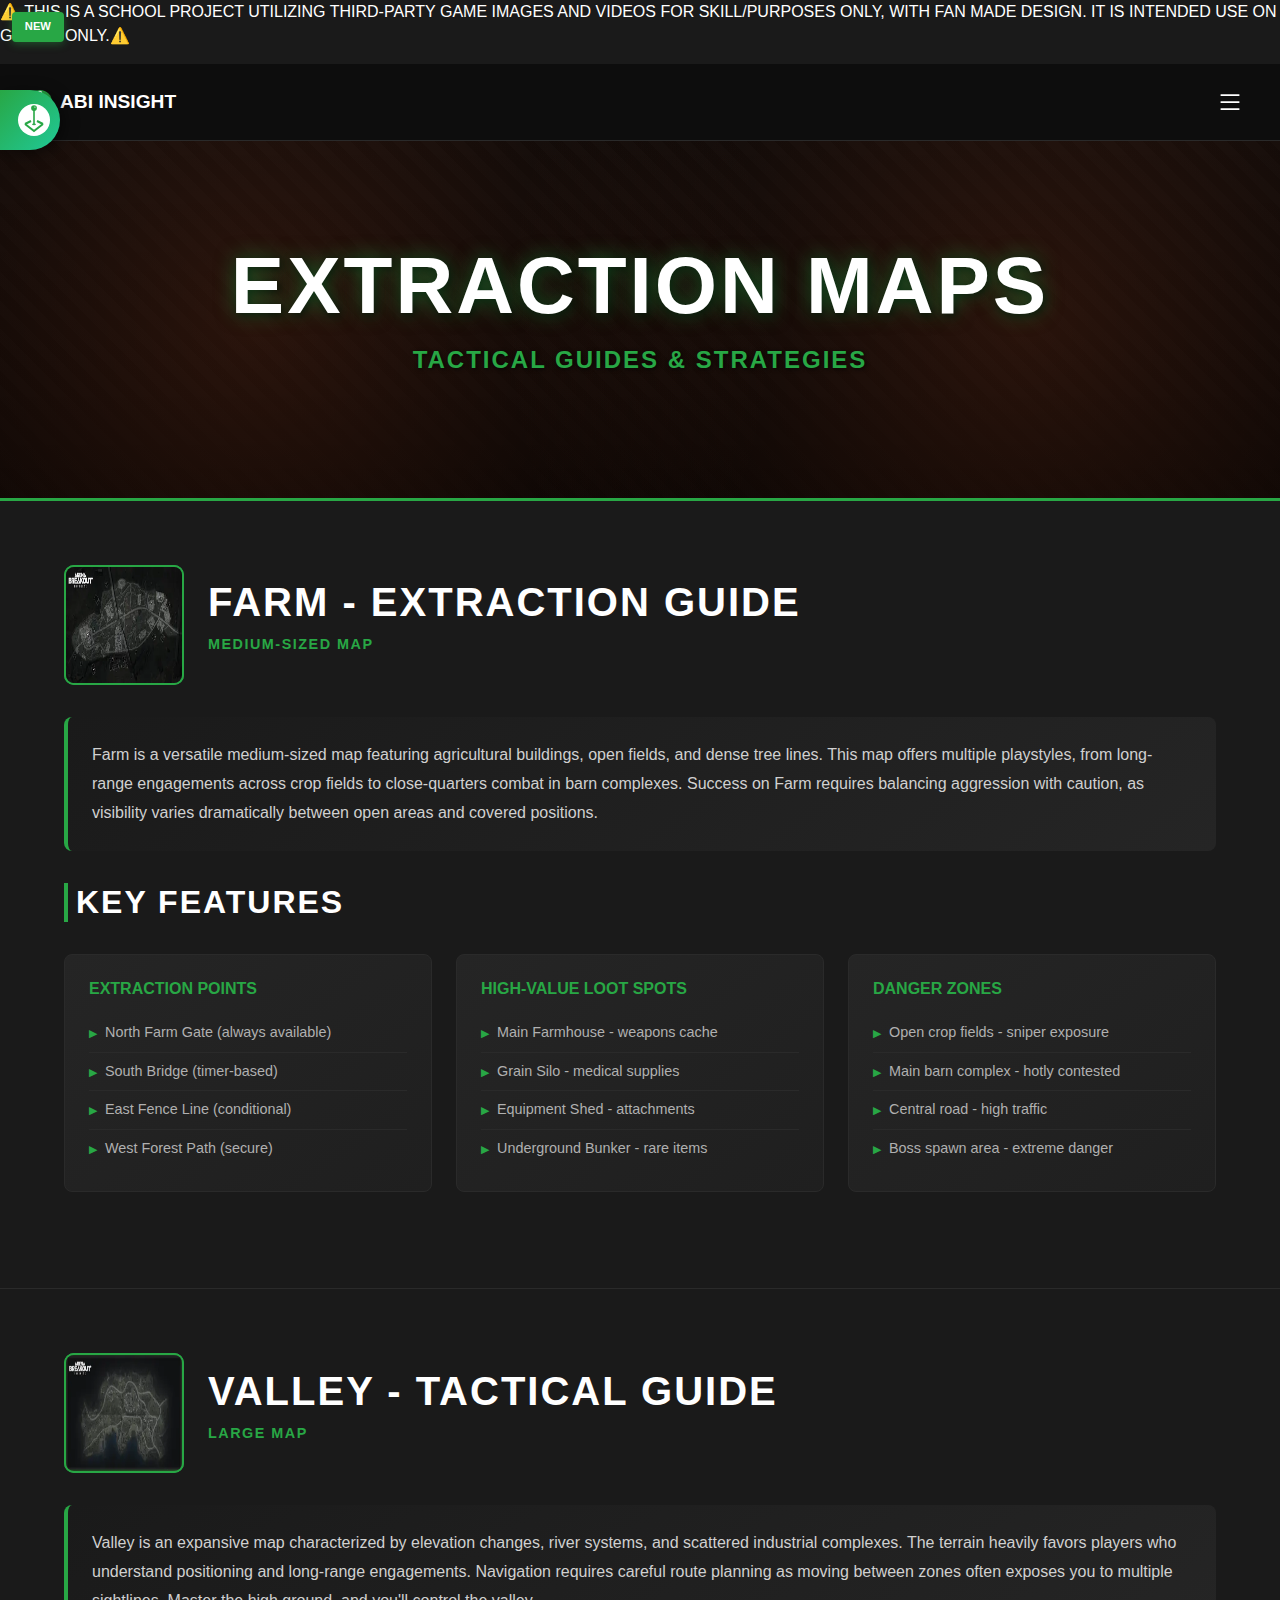
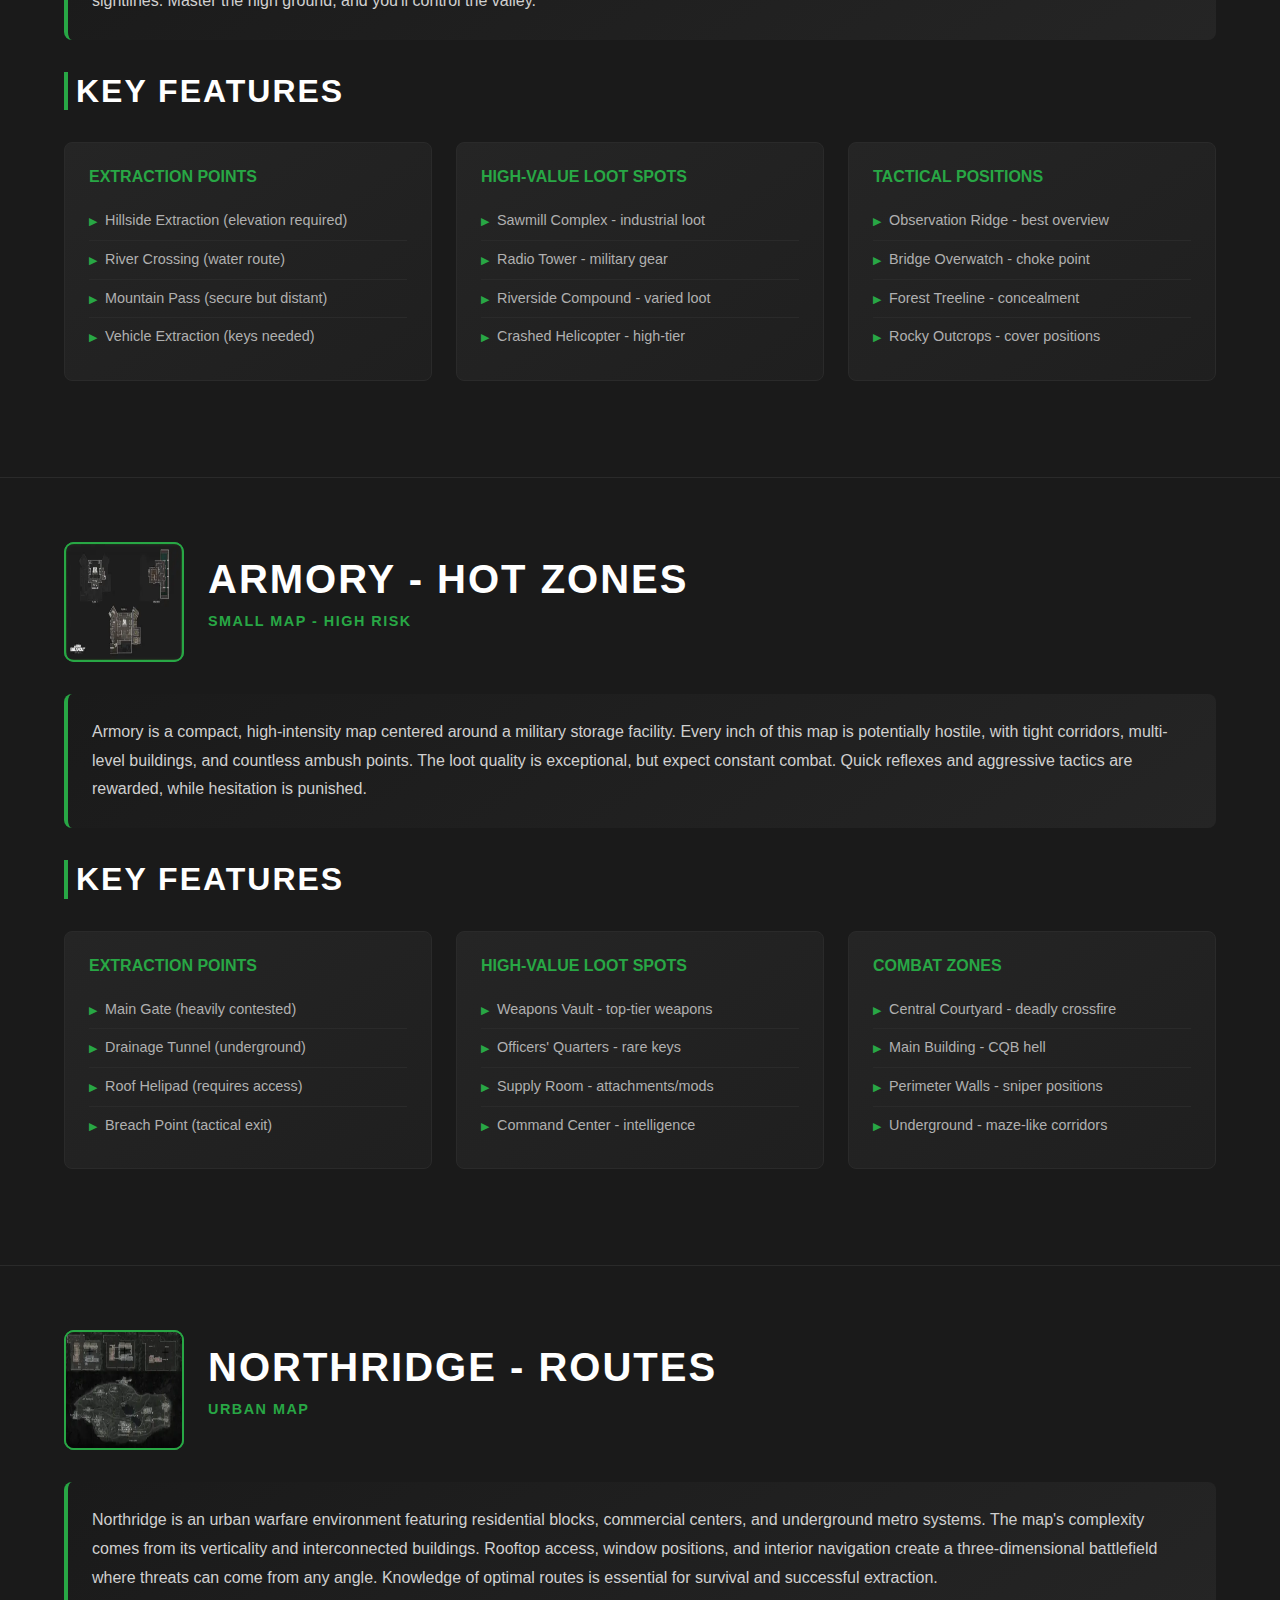
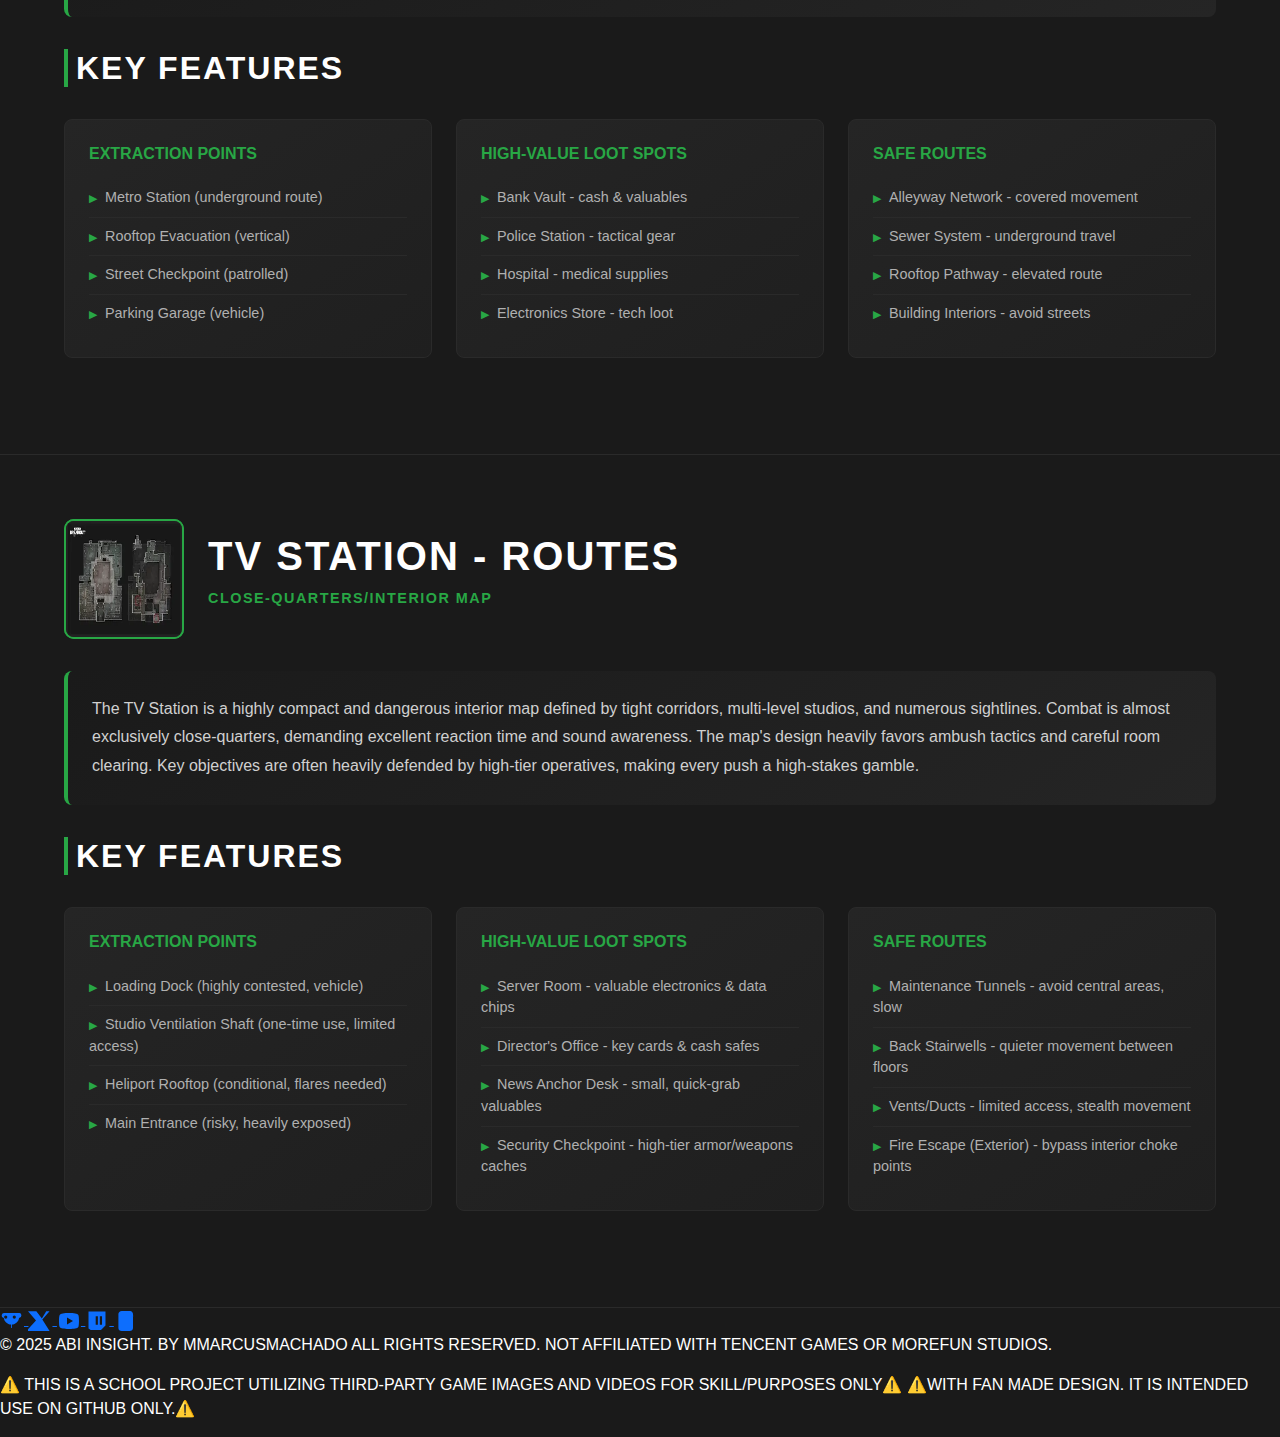
<file: abi-insight-final/extraction-maps.html>
<!DOCTYPE html>
<html lang="en">
<head>
    <meta charset="UTF-8">
    <meta name="viewport" content="width=device-width, initial-scale=1.0">
    <title>Extraction Maps - ABI Insight</title>
    
    <!-- ✅ FAVICON - Arcade Joystick Icon (Data URI - Inline SVG) -->
    <link rel="icon" type="image/svg+xml" href="data:image/svg+xml,%3Csvg%20xmlns='http://www.w3.org/2000/svg'%20viewBox='0%200%2032%2032'%20fill='none'%3E%3Ccircle%20cx='16'%20cy='16'%20r='16'%20fill='%2328a745'/%3E%3Cpath%20d='M7%2020%20L16%2027%20L25%2020'%20fill='none'%20stroke='white'%20stroke-width='2'%20stroke-linejoin='miter'/%3E%3Cpath%20d='M7%2020%20L13%2017'%20fill='none'%20stroke='white'%20stroke-width='2'%20stroke-linejoin='miter'/%3E%3Cpath%20d='M25%2020%20L19%2017'%20fill='none'%20stroke='white'%20stroke-width='2'%20stroke-linejoin='miter'/%3E%3Cellipse%20cx='16'%20cy='20.35'%20rx='2'%20ry='0.9'%20fill='white'%20opacity='0.95'/%3E%3Crect%20x='15.2'%20y='4'%20width='1.6'%20height='16.35'%20fill='white'/%3E%3Ccircle%20cx='16'%20cy='4'%20r='2.875'%20fill='white'/%3E%3Ccircle%20cx='16.9'%20cy='3.2'%20r='0.9'%20fill='rgba(255,255,255,0.5)'/%3E%3C/svg%3E">
    
    <link href="https://cdn.jsdelivr.net/npm/bootstrap@5.3.0/dist/css/bootstrap.min.css" rel="stylesheet">
    <link rel="stylesheet" href="assets/styles/style.css">
    <style>
        .map-detail-section {
            padding: 3rem 1rem;
            border-bottom: 1px solid #2a2a2a;
        }

        .map-header {
            display: flex;
            align-items: center;
            gap: 1.5rem;
            margin-bottom: 2rem;
            flex-wrap: wrap;
        }

        .map-icon {
            width: 120px;
            height: 120px;
            background: linear-gradient(135deg, #1a3a1a 0%, #2a4a2a 100%);
            border-radius: 10px;
            display: flex;
            align-items: center;
            justify-content: center;
            font-size: 4rem;
            border: 2px solid #28a745;
        }

        .map-title-block h2 {
            font-size: 2rem;
            font-weight: 800;
            margin-bottom: 0.5rem;
            color: #ffffff;
            text-transform: uppercase;
            letter-spacing: 2px;
        }

        .map-category {
            color: #28a745;
            font-size: 0.9rem;
            text-transform: uppercase;
            letter-spacing: 1.5px;
            font-weight: 600;
        }

        .map-description {
            background: linear-gradient(145deg, #1a1a1a 0%, #252525 100%);
            padding: 1.5rem;
            border-radius: 8px;
            border-left: 4px solid #28a745;
            margin: 1.5rem 0;
        }

        .map-description p {
            color: #d0d0d0;
            line-height: 1.8;
            margin: 0;
        }

        .features-grid {
            display: grid;
            grid-template-columns: repeat(auto-fit, minmax(280px, 1fr));
            gap: 1.5rem;
            margin: 2rem 0;
        }

        .feature-card {
            background: linear-gradient(145deg, #252525 0%, #1f1f1f 100%);
            padding: 1.5rem;
            border-radius: 8px;
            border: 1px solid #2a2a2a;
            transition: all 0.3s ease;
        }

        .feature-card:hover {
            border-color: #28a745;
            box-shadow: 0 4px 15px rgba(40, 167, 69, 0.2);
        }

        .feature-card h4 {
            color: #28a745;
            font-size: 1rem;
            text-transform: uppercase;
            margin-bottom: 1rem;
            font-weight: 700;
        }

        .feature-card ul {
            list-style: none;
            padding: 0;
            margin: 0;
        }

        .feature-card li {
            padding: 0.5rem 0;
            color: #b0b0b0;
            font-size: 0.9rem;
            border-bottom: 1px solid #2a2a2a;
        }

        .feature-card li:last-child {
            border-bottom: none;
        }

        .feature-card li::before {
            content: "▶";
            color: #28a745;
            margin-right: 0.5rem;
            font-size: 0.7rem;
        }

        @media (min-width: 768px) {
            .map-detail-section {
                padding: 3rem 2rem;
            }

            .map-title-block h2 {
                font-size: 2.5rem;
            }
        }

        @media (min-width: 1024px) {
            .map-detail-section {
                padding: 4rem;
            }
        }
    </style>
</head>
<body>
    <div class="top-disclaimer-banner">
        <p>
            <span class="warning-icon">⚠️</span> 
            THIS IS A SCHOOL PROJECT UTILIZING THIRD-PARTY GAME IMAGES AND VIDEOS FOR SKILL/PURPOSES ONLY, WITH FAN MADE DESIGN. IT IS INTENDED USE ON GITHUB ONLY.<span class="warning-icon">⚠️</span>
        </p>
    </div>
    <!-- Hidden checkbox for CSS-only menu toggle -->
    <input type="checkbox" id="menu-toggle" class="menu-checkbox">

    <!-- Navigation -->
    <nav class="navbar navbar-dark">
        <div class="container-fluid">
            <a class="navbar-brand" href="index.html">
                <!-- ✅ ARCADE JOYSTICK ICON - Inline SVG -->
                <span class="brand-icon">
                    <svg width="24" height="24" viewBox="0 0 32 32" fill="none" xmlns="http://www.w3.org/2000/svg">
                        <!-- Green circular background -->
                        <circle cx="16" cy="16" r="16" fill="#28a745"/>
                        <!-- Diamond base with open top -->
                        <path d="M7 20 L16 27 L25 20" fill="none" stroke="white" stroke-width="2" stroke-linejoin="miter"/>
                        <path d="M7 20 L13 17" fill="none" stroke="white" stroke-width="2" stroke-linejoin="miter"/>
                        <path d="M25 20 L19 17" fill="none" stroke="white" stroke-width="2" stroke-linejoin="miter"/>
                        <!-- Base connector -->
                        <ellipse cx="16" cy="20.35" rx="2" ry="0.9" fill="white" opacity="0.95"/>
                        <!-- Pin -->
                        <rect x="15.2" y="4" width="1.6" height="16.35" fill="white"/>
                        <!-- Ball on top -->
                        <circle cx="16" cy="4" r="2.875" fill="white"/>
                        <!-- Highlight on ball -->
                        <circle cx="16.9" cy="3.2" r="0.9" fill="rgba(255,255,255,0.5)"/>
                    </svg>
                </span>
                ABI INSIGHT
            </a>
            <div class="nav-icons">
                <!-- Hamburger menu icon (label for checkbox) -->
                <label for="menu-toggle" class="btn-icon hamburger-icon" aria-label="Toggle menu">
                    <svg width="28" height="28" fill="currentColor" viewBox="0 0 16 16">
                        <path fill-rule="evenodd" d="M2.5 12a.5.5 0 0 1 .5-.5h10a.5.5 0 0 1 0 1H3a.5.5 0 0 1-.5-.5zm0-4a.5.5 0 0 1 .5-.5h10a.5.5 0 0 1 0 1H3a.5.5 0 0 1-.5-.5zm0-4a.5.5 0 0 1 .5-.5h10a.5.5 0 0 1 0 1H3a.5.5 0 0 1-.5-.5z"/>
                    </svg>
                </label>
            </div>
        </div>
    </nav>

    <!-- Hero Section -->
    <section class="hero-section" style="height: 40vh;">
        <div class="hero-content">
            <h1 class="hero-title">EXTRACTION MAPS</h1>
            <p class="hero-subtitle">TACTICAL GUIDES & STRATEGIES</p>
        </div>
    </section>

    <!-- ✅ FIXED HOME BUTTON - INVERTED COLORS (White BG, Green Joystick) -->
    <a href="index.html" class="icon-btn-home" title="Back to Home">
        <svg width="32" height="32" viewBox="0 0 32 32" fill="none" xmlns="http://www.w3.org/2000/svg">
            <!-- White background circle -->
            <circle cx="16" cy="16" r="16" fill="white"/>
            <!-- Green diamond base with open top -->
            <path d="M7 20 L16 27 L25 20" fill="none" stroke="#28a745" stroke-width="2" stroke-linejoin="miter"/>
            <path d="M7 20 L13 17" fill="none" stroke="#28a745" stroke-width="2" stroke-linejoin="miter"/>
            <path d="M25 20 L19 17" fill="none" stroke="#28a745" stroke-width="2" stroke-linejoin="miter"/>
            <!-- Green base connector -->
            <ellipse cx="16" cy="20.35" rx="2" ry="0.9" fill="#28a745" opacity="0.95"/>
            <!-- Green pin -->
            <rect x="15.2" y="4" width="1.6" height="16.35" fill="#28a745"/>
            <!-- Green ball -->
            <circle cx="16" cy="4" r="2.875" fill="#28a745"/>
            <!-- White highlight -->
            <circle cx="16.9" cy="3.2" r="0.9" fill="rgba(255,255,255,0.4)"/>
        </svg>
    </a>

    <!-- Map 1: FARM -->
    <section class="map-detail-section" id="farm">
        <div class="map-header">
            <div class="map-icon">
                <img src="/abi-insight-final/assets/media/images/maps/farm-map-card.webp" alt="Farm map icon" class="map-icon">
            </div>
            <div class="map-title-block">
                <span class="badge-new">NEW</span>
                <h2>FARM - EXTRACTION GUIDE</h2>
                <p class="map-category">Medium-Sized Map</p>
            </div>
        </div>

        <div class="map-description">
            <p>Farm is a versatile medium-sized map featuring agricultural buildings, open fields, and dense tree lines. This map offers multiple playstyles, from long-range engagements across crop fields to close-quarters combat in barn complexes. Success on Farm requires balancing aggression with caution, as visibility varies dramatically between open areas and covered positions.</p>
        </div>

        <h3 class="section-title" style="margin-top: 2rem;">Key Features</h3>
        <div class="features-grid">
            <div class="feature-card">
                <h4>Extraction Points</h4>
                <ul>
                    <li>North Farm Gate (always available)</li>
                    <li>South Bridge (timer-based)</li>
                    <li>East Fence Line (conditional)</li>
                    <li>West Forest Path (secure)</li>
                </ul>
            </div>
            <div class="feature-card">
                <h4>High-Value Loot Spots</h4>
                <ul>
                    <li>Main Farmhouse - weapons cache</li>
                    <li>Grain Silo - medical supplies</li>
                    <li>Equipment Shed - attachments</li>
                    <li>Underground Bunker - rare items</li>
                </ul>
            </div>
            <div class="feature-card">
                <h4>Danger Zones</h4>
                <ul>
                    <li>Open crop fields - sniper exposure</li>
                    <li>Main barn complex - hotly contested</li>
                    <li>Central road - high traffic</li>
                    <li>Boss spawn area - extreme danger</li>
                </ul>
            </div>
        </div>
    </section>

    <!-- Map 2: VALLEY -->
    <section class="map-detail-section" id="valley">
        <div class="map-header">
            <div class="map-icon">
                <img src="/abi-insight-final/assets/media/images/maps/valley-map-card.webp" alt="Valley map icon" class="map-icon">
            </div>
            <div class="map-title-block">
                <h2>VALLEY - TACTICAL GUIDE</h2>
                <p class="map-category">Large Map</p>
            </div>
        </div>

        <div class="map-description">
            <p>Valley is an expansive map characterized by elevation changes, river systems, and scattered industrial complexes. The terrain heavily favors players who understand positioning and long-range engagements. Navigation requires careful route planning as moving between zones often exposes you to multiple sightlines. Master the high ground, and you'll control the valley.</p>
        </div>

        <h3 class="section-title" style="margin-top: 2rem;">Key Features</h3>
        <div class="features-grid">
            <div class="feature-card">
                <h4>Extraction Points</h4>
                <ul>
                    <li>Hillside Extraction (elevation required)</li>
                    <li>River Crossing (water route)</li>
                    <li>Mountain Pass (secure but distant)</li>
                    <li>Vehicle Extraction (keys needed)</li>
                </ul>
            </div>
            <div class="feature-card">
                <h4>High-Value Loot Spots</h4>
                <ul>
                    <li>Sawmill Complex - industrial loot</li>
                    <li>Radio Tower - military gear</li>
                    <li>Riverside Compound - varied loot</li>
                    <li>Crashed Helicopter - high-tier</li>
                </ul>
            </div>
            <div class="feature-card">
                <h4>Tactical Positions</h4>
                <ul>
                    <li>Observation Ridge - best overview</li>
                    <li>Bridge Overwatch - choke point</li>
                    <li>Forest Treeline - concealment</li>
                    <li>Rocky Outcrops - cover positions</li>
                </ul>
            </div>
        </div>
    </section>

    <!-- Map 3: ARMORY -->
    <section class="map-detail-section" id="armory">
        <div class="map-header">
            <div class="map-icon">
                <img src="/abi-insight-final/assets/media/images/maps/armory-map-card.webp" alt="Armory map icon" class="map-icon">
            </div>
            <div class="map-title-block">
                <h2>ARMORY - HOT ZONES</h2>
                <p class="map-category">Small Map - High Risk</p>
            </div>
        </div>

        <div class="map-description">
            <p>Armory is a compact, high-intensity map centered around a military storage facility. Every inch of this map is potentially hostile, with tight corridors, multi-level buildings, and countless ambush points. The loot quality is exceptional, but expect constant combat. Quick reflexes and aggressive tactics are rewarded, while hesitation is punished.</p>
        </div>

        <h3 class="section-title" style="margin-top: 2rem;">Key Features</h3>
        <div class="features-grid">
            <div class="feature-card">
                <h4>Extraction Points</h4>
                <ul>
                    <li>Main Gate (heavily contested)</li>
                    <li>Drainage Tunnel (underground)</li>
                    <li>Roof Helipad (requires access)</li>
                    <li>Breach Point (tactical exit)</li>
                </ul>
            </div>
            <div class="feature-card">
                <h4>High-Value Loot Spots</h4>
                <ul>
                    <li>Weapons Vault - top-tier weapons</li>
                    <li>Officers' Quarters - rare keys</li>
                    <li>Supply Room - attachments/mods</li>
                    <li>Command Center - intelligence</li>
                </ul>
            </div>
            <div class="feature-card">
                <h4>Combat Zones</h4>
                <ul>
                    <li>Central Courtyard - deadly crossfire</li>
                    <li>Main Building - CQB hell</li>
                    <li>Perimeter Walls - sniper positions</li>
                    <li>Underground - maze-like corridors</li>
                </ul>
            </div>
        </div>
    </section>

    <!-- Map 4: NORTHRIDGE -->
    <section class="map-detail-section" id="northridge">
        <div class="map-header">
            <div class="map-icon">
                <img src="/abi-insight-final/assets/media/images/maps/Northridge-map-card.webp" alt="Northridge map icon" class="map-icon">
            </div>
            <div class="map-title-block">
                <h2>NORTHRIDGE - ROUTES</h2>
                <p class="map-category">Urban Map</p>
            </div>
        </div>

        <div class="map-description">
            <p>Northridge is an urban warfare environment featuring residential blocks, commercial centers, and underground metro systems. The map's complexity comes from its verticality and interconnected buildings. Rooftop access, window positions, and interior navigation create a three-dimensional battlefield where threats can come from any angle. Knowledge of optimal routes is essential for survival and successful extraction.</p>
        </div>

        <h3 class="section-title" style="margin-top: 2rem;">Key Features</h3>
        <div class="features-grid">
            <div class="feature-card">
                <h4>Extraction Points</h4>
                <ul>
                    <li>Metro Station (underground route)</li>
                    <li>Rooftop Evacuation (vertical)</li>
                    <li>Street Checkpoint (patrolled)</li>
                    <li>Parking Garage (vehicle)</li>
                </ul>
            </div>
            <div class="feature-card">
                <h4>High-Value Loot Spots</h4>
                <ul>
                    <li>Bank Vault - cash & valuables</li>
                    <li>Police Station - tactical gear</li>
                    <li>Hospital - medical supplies</li>
                    <li>Electronics Store - tech loot</li>
                </ul>
            </div>
            <div class="feature-card">
                <h4>Safe Routes</h4>
                <ul>
                    <li>Alleyway Network - covered movement</li>
                    <li>Sewer System - underground travel</li>
                    <li>Rooftop Pathway - elevated route</li>
                    <li>Building Interiors - avoid streets</li>
                </ul>
            </div>
        </div>
    </section>
    <section class="map-detail-section" id="tv-station">
        <div class="map-header">
            <div class="map-icon">
                <img src="/abi-insight-final/assets/media/images/maps/tv-map-card.webp" alt="TV Station map Icon" class="map-icon">
            </div>
            <div class="map-title-block">
                <h2>TV STATION - ROUTES</h2>
                <p class="map-category">Close-Quarters/Interior Map</p>
            </div>
        </div>

        <div class="map-description">
            <p>The TV Station is a highly compact and dangerous interior map defined by tight corridors, multi-level studios, and numerous sightlines. Combat is almost exclusively close-quarters, demanding excellent reaction time and sound awareness. The map's design heavily favors ambush tactics and careful room clearing. Key objectives are often heavily defended by high-tier operatives, making every push a high-stakes gamble.</p>
        </div>

        <h3 class="section-title" style="margin-top: 2rem;">Key Features</h3>
        <div class="features-grid">
            <div class="feature-card">
                <h4>Extraction Points</h4>
                <ul>
                    <li>Loading Dock (highly contested, vehicle)</li>
                    <li>Studio Ventilation Shaft (one-time use, limited access)</li>
                    <li>Heliport Rooftop (conditional, flares needed)</li>
                    <li>Main Entrance (risky, heavily exposed)</li>
                </ul>
            </div>
            <div class="feature-card">
                <h4>High-Value Loot Spots</h4>
                <ul>
                    <li>Server Room - valuable electronics & data chips</li>
                    <li>Director's Office - key cards & cash safes</li>
                    <li>News Anchor Desk - small, quick-grab valuables</li>
                    <li>Security Checkpoint - high-tier armor/weapons caches</li>
                </ul>
            </div>
            <div class="feature-card">
                <h4>Safe Routes</h4>
                <ul>
                    <li>Maintenance Tunnels - avoid central areas, slow</li>
                    <li>Back Stairwells - quieter movement between floors</li>
                    <li>Vents/Ducts - limited access, stealth movement</li>
                    <li>Fire Escape (Exterior) - bypass interior choke points</li>
                </ul>
            </div>
        </div>
    </section>

    <!-- Menu Overlay (clicking closes menu via label) -->
    <label for="menu-toggle" class="menu-overlay" id="menu-overlay"></label>
    
    <!-- Mobile Menu -->
    <div class="mobile-menu" id="mobile-menu">
        <div class="mobile-menu-header">
            <div class="mobile-menu-title">MENU</div>
            <!-- Close button as label for checkbox -->
            <label for="menu-toggle" class="mobile-menu-close">×</label>
        </div>
        <nav class="mobile-menu-nav">
            <a href="index.html">Home</a>
            <a href="best-weapons.html">Best Weapons</a>
            <a href="tactical-gear.html">Tactical Gear</a>
            <a href="extraction-maps.html" class="active">Extraction Maps</a>
            <a href="latest-intel.html">Latest Intel</a>
            <a href="media-gallery.html">Media Gallery</a>
        </nav>
    </div>
    <footer class="site-footer">
        <div class="footer-content">
            <div class="social-icons">
                <a href="#" class="social-link" aria-label="Discord">
                    <svg xmlns="http://www.w3.org/2000/svg" width="24" height="24" viewBox="0 0 24 24"><path fill="currentColor" d="M20.211 4.223A.954.954 0 0 0 19.38 4H4.62a.954.954 0 0 0-.83 4.887c.21 1.77 1.05 3.3 2.37 4.542 1.32 1.242 3.018 1.933 4.84 2.124v3.193l.02.046a.5.5 0 0 0 .82 0l.02-.046v-3.193c1.822-.191 3.52-.882 4.84-2.124 1.32-1.242 2.16-2.772 2.37-4.542a.954.954 0 0 0-.17-4.887zm-4.322 3.86a1.59 1.59 0 0 1-1.6 1.6c-.88 0-1.6-.72-1.6-1.6s.72-1.6 1.6-1.6c.88 0 1.6.72 1.6 1.6zm-8.58 0a1.59 1.59 0 0 1-1.6 1.6c-.88 0-1.6-.72-1.6-1.6s.72-1.6 1.6-1.6c.88 0 1.6.72 1.6 1.6z"/></svg>
                </a>
                <a href="#" class="social-link" aria-label="Twitter">
                    <svg xmlns="http://www.w3.org/2000/svg" width="24" height="24" viewBox="0 0 24 24"><path fill="currentColor" d="M18.244 2.25h3.308l-7.227 8.25L21.602 22H0V20.13l7.989-8.62L0 2.25h8.34L13.88 9.42l4.364-7.17zM20.29 20h-1.89L7.747 4H9.72L20.29 20z"/></svg>
                </a>
                <a href="#" class="social-link" aria-label="YouTube">
                    <svg xmlns="http://www.w3.org/2000/svg" width="24" height="24" viewBox="0 0 24 24"><path fill="currentColor" d="M21.543 6.486c-.192-.727-.775-1.31-1.502-1.502C18.667 4 12 4 12 4s-6.667 0-8.041.984c-.727.192-1.31.775-1.502 1.502C2 7.84 2 12 2 12s0 4.16.457 5.514c.192.727.775 1.31 1.502 1.502C5.333 20 12 20 12 20s6.667 0 8.041-.984c.727-.192 1.31-.775 1.502-1.502C22 16.16 22 12 22 12s0-4.16-.457-5.514zM10 15.5V8.5l6 3.5-6 3.5z"/></svg>
                </a>
                <a href="#" class="social-link" aria-label="Twitch">
                    <svg xmlns="http://www.w3.org/2000/svg" width="24" height="24" viewBox="0 0 24 24"><path fill="currentColor" d="M3.504 19.382V2.618H20.49V16.62L16.002 21H5.748L3.504 19.382zM17.027 15.77H17.035V7.23h-2.188v8.54h2.18zM12.87 15.77H12.878V7.23h-2.188v8.54h2.18z"/></svg>
                </a>
                <a href="#" class="social-link" aria-label="Instagram">
                    <svg xmlns="http://www.w3.org/2000/svg" width="24" height="24" viewBox="0 0 24 24"><path fill="currentColor" d="M7.8 2h8.4C17.61 2 19 3.39 19 5.06v13.88C19 20.61 17.61 22 15.6 22H7.8C5.79 22 4.4 20.61 4.4 18.94V5.06C4.4 3.39 5.79 2 7.8 2zm10.79 4.31c.42 0 .7.28.7.7s-.28.7-.7.7h-1.4c-.42 0-.7-.28-.7-.7s.28-.7.7-.7h1.4zM12.1 8c2.2 0 4 1.8 4 4s-1.8 4-4 4-4-1.8-4-4 1.8-4 4-4zm0 6.6c1.43 0 2.6-1.17 2.6-2.6s-1.17-2.6-2.6-2.6-2.6 1.17-2.6 2.6 1.17 2.6 2.6 2.6z"/></svg>
                </a>
            </div>

            <div class="footer-text">
                <p>
                    &copy; 2025 ABI INSIGHT. BY MMARCUSMACHADO ALL RIGHTS RESERVED. NOT AFFILIATED WITH TENCENT GAMES OR MOREFUN STUDIOS.
                </p>
                <p class="project-note"><span class="warning-icon">⚠️</span>
                    THIS IS A SCHOOL PROJECT UTILIZING THIRD-PARTY GAME IMAGES AND VIDEOS FOR SKILL/PURPOSES ONLY<span class="warning-icon">⚠️</span> <span class="warning-icon">⚠️</span>WITH FAN MADE DESIGN. IT IS INTENDED USE ON GITHUB ONLY.<span class="warning-icon">⚠️</span>
                </p>
            </div>
        </div>
    </footer>

    <!-- Bootstrap JavaScript (part of Bootstrap framework) -->
    <script src="https://cdn.jsdelivr.net/npm/bootstrap@5.3.0/dist/js/bootstrap.bundle.min.js"></script>
    
    <!-- ✅ NO CUSTOM JAVASCRIPT! Menu works with pure CSS -->
</body>
</html>
</file>
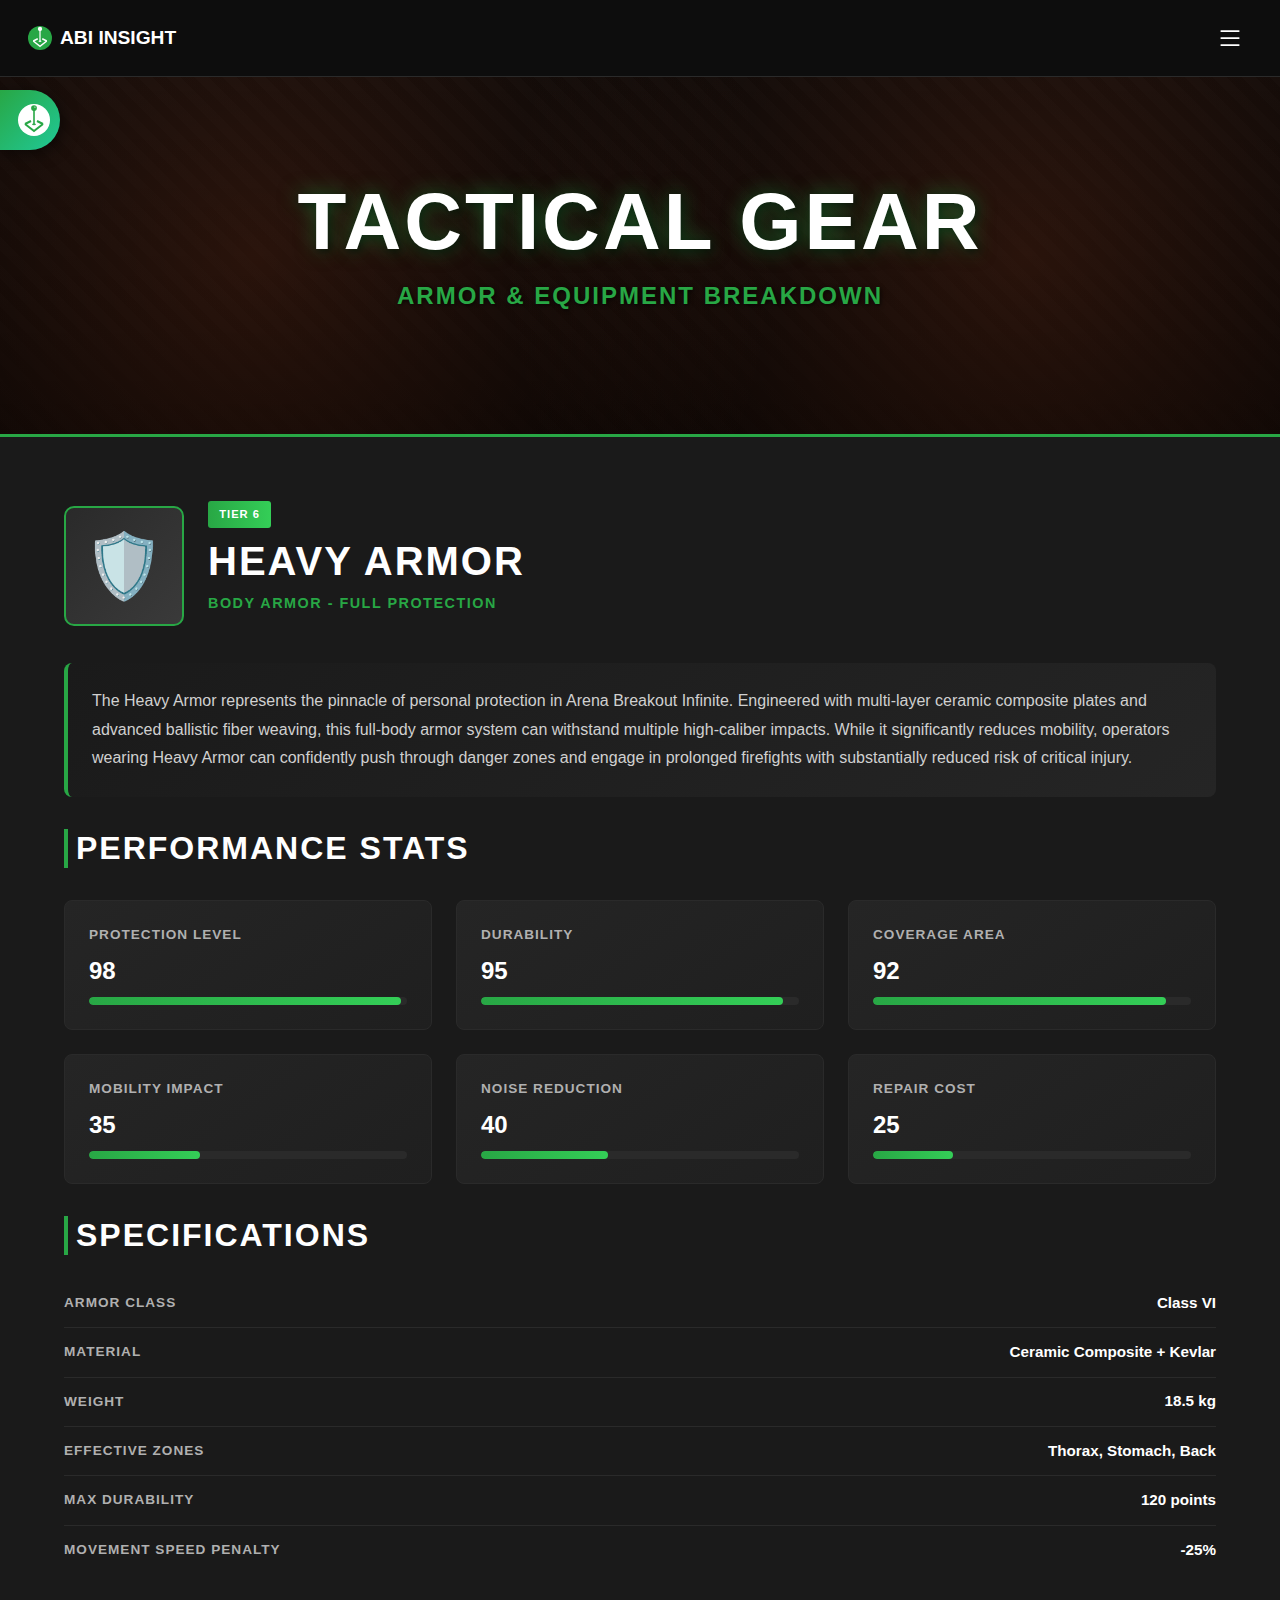
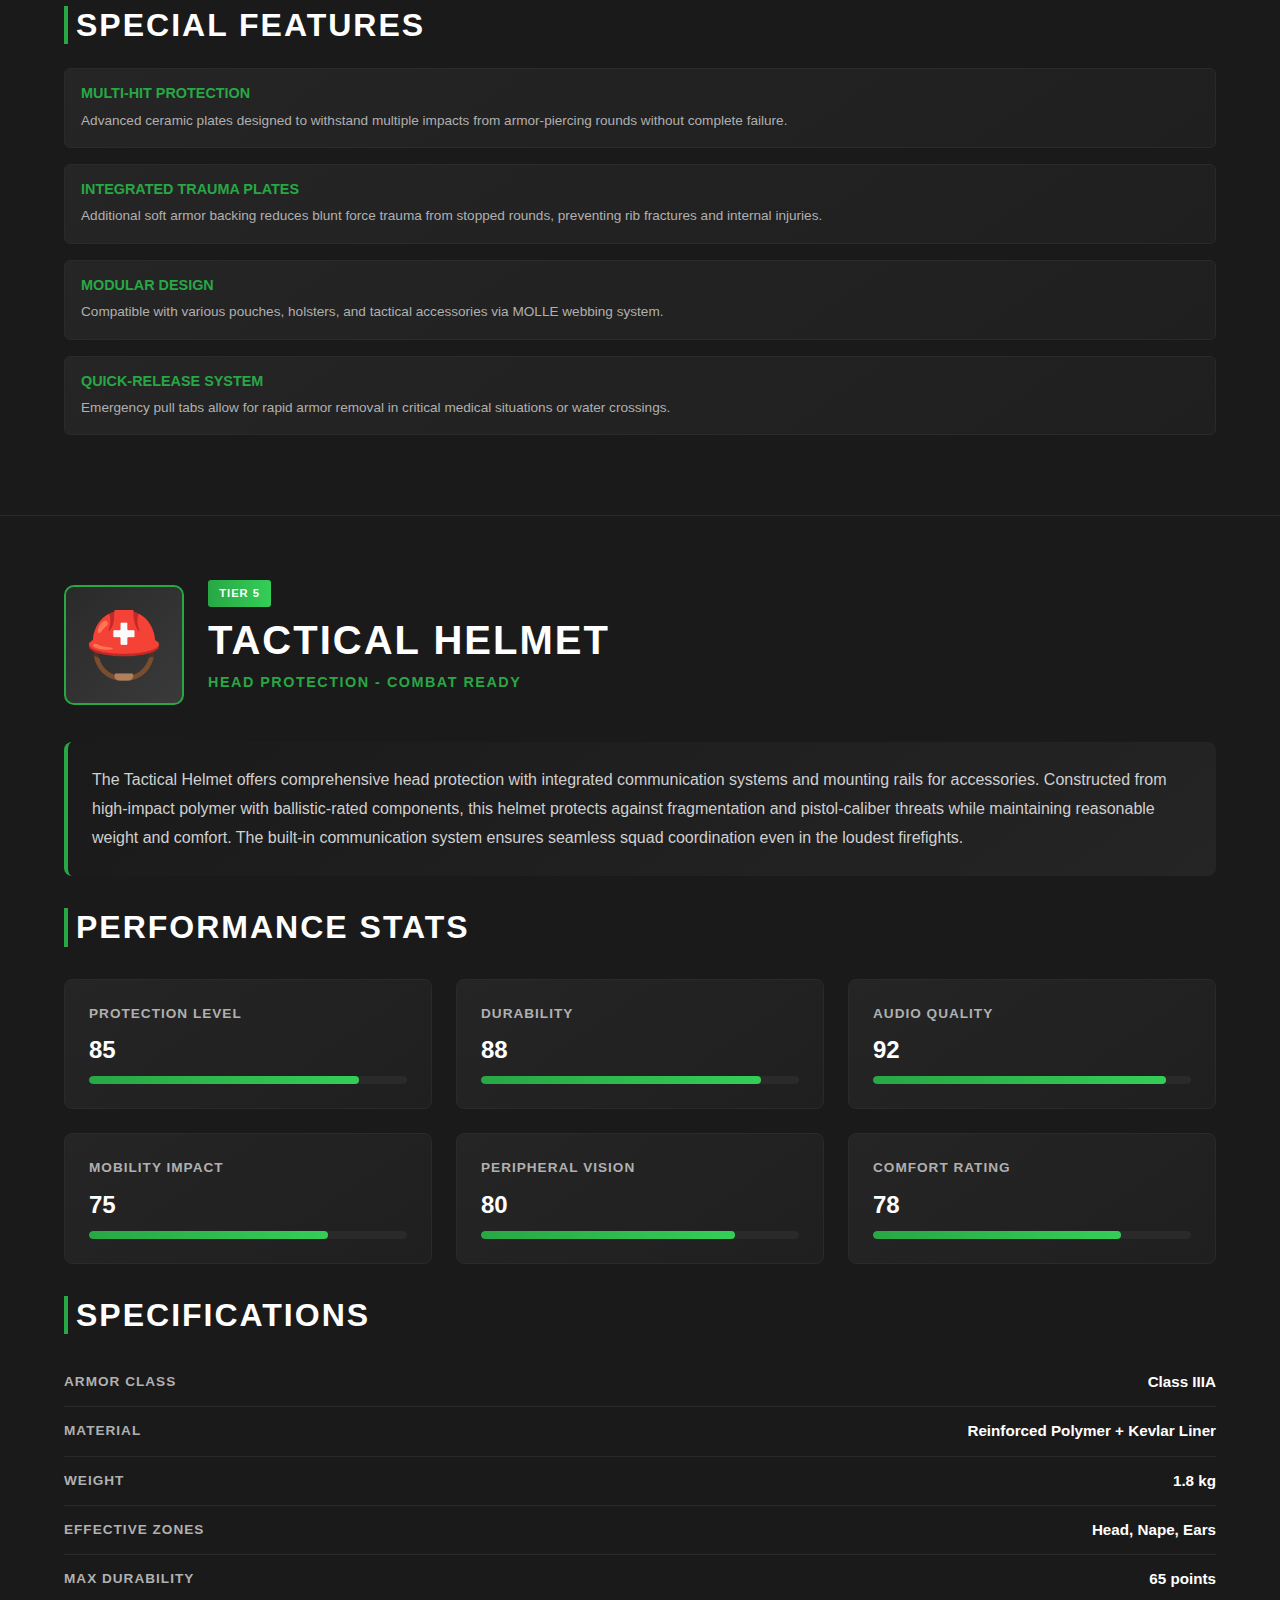
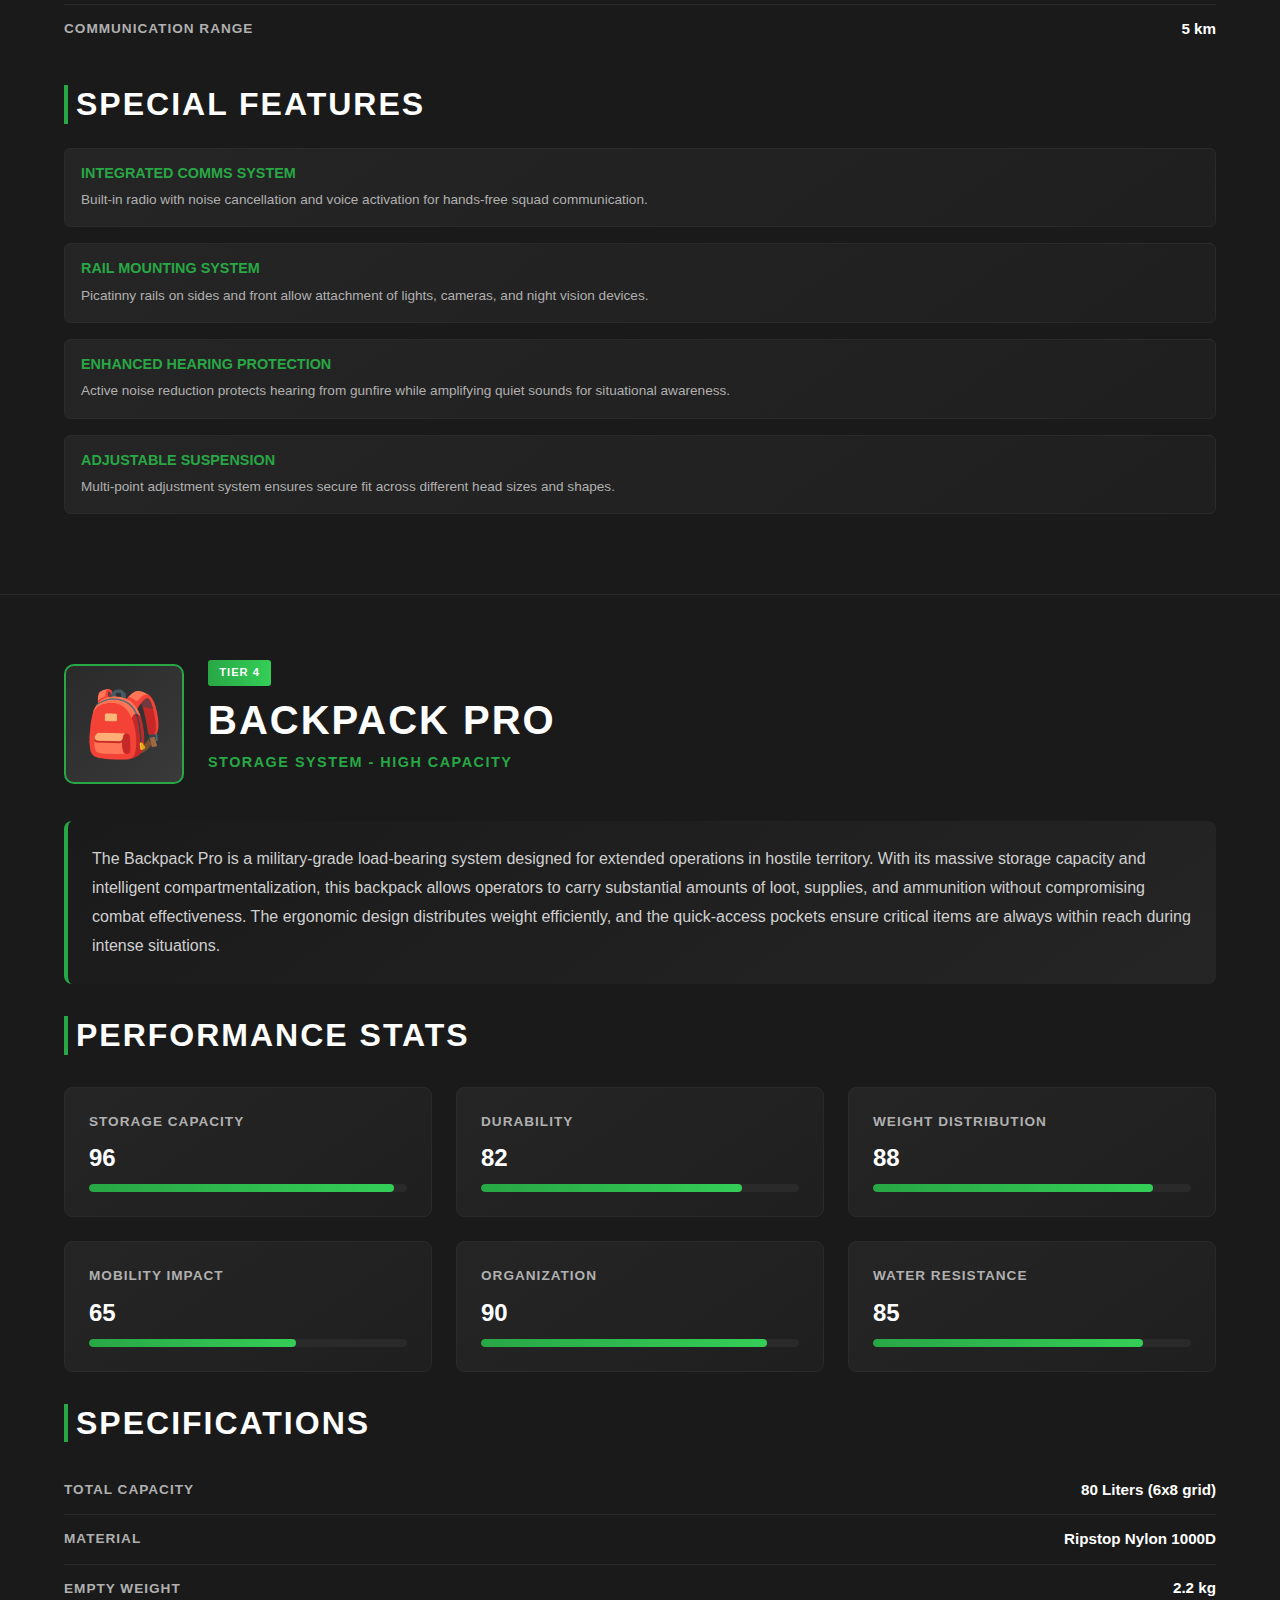
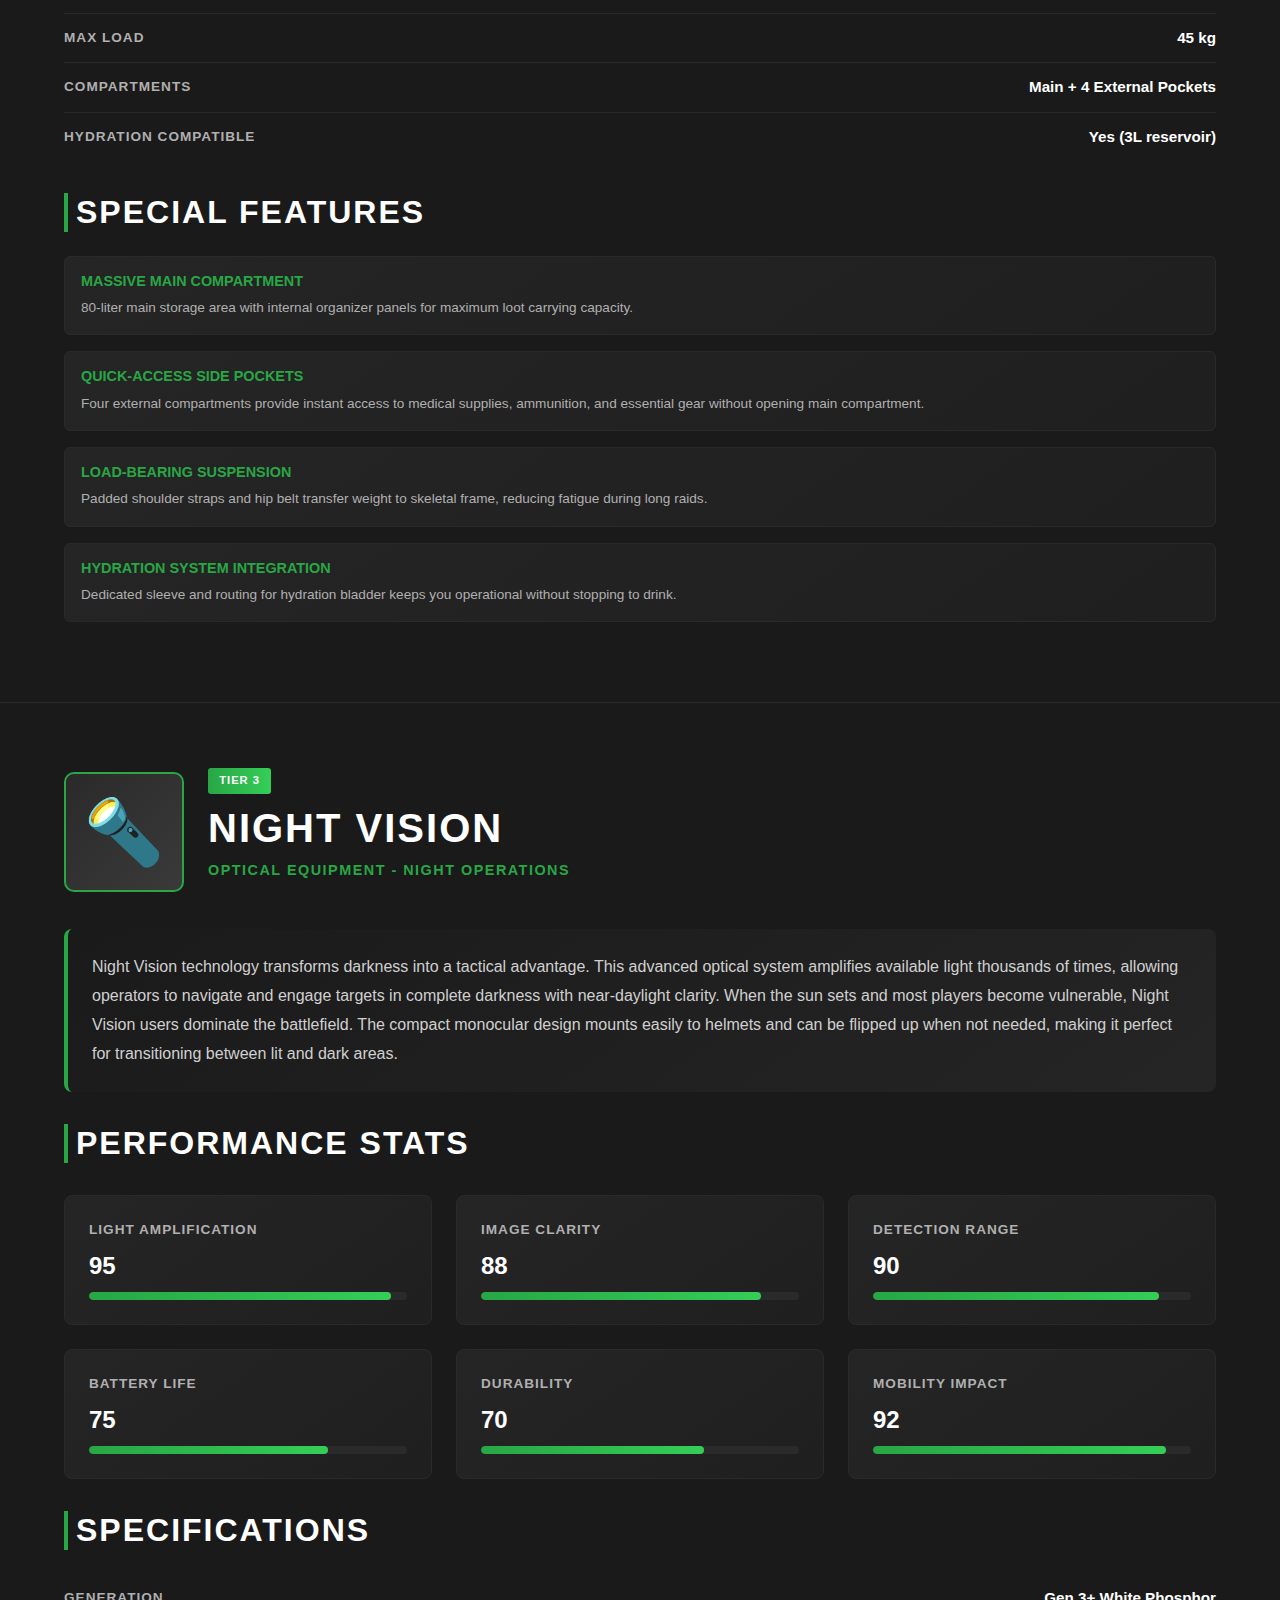
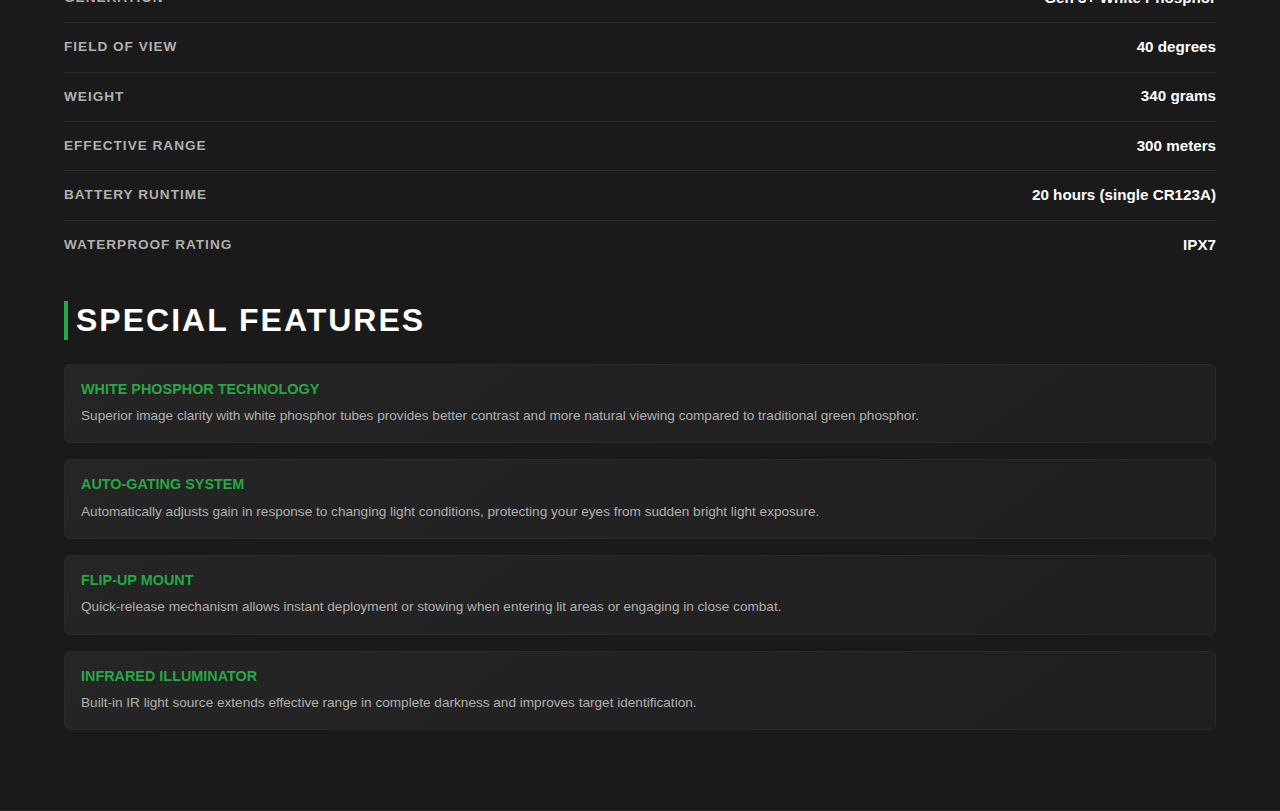
<file: abi-insight-final/tactical-gear.html>
<!DOCTYPE html>
<html lang="en">
<head>
    <meta charset="UTF-8">
    <meta name="viewport" content="width=device-width, initial-scale=1.0">
    <title>Tactical Gear - ABI Insight</title>
    
    <!-- ✅ FAVICON - Arcade Joystick Icon (Data URI - Inline SVG - URL Encoded) -->
    <link rel="icon" type="image/svg+xml" href="data:image/svg+xml,%3Csvg%20xmlns='http://www.w3.org/2000/svg'%20viewBox='0%200%2032%2032'%20fill='none'%3E%3Ccircle%20cx='16'%20cy='16'%20r='16'%20fill='%2328a745'/%3E%3Cpath%20d='M7%2020%20L16%2027%20L25%2020'%20fill='none'%20stroke='white'%20stroke-width='2'%20stroke-linejoin='miter'/%3E%3Cpath%20d='M7%2020%20L13%2017'%20fill='none'%20stroke='white'%20stroke-width='2'%20stroke-linejoin='miter'/%3E%3Cpath%20d='M25%2020%20L19%2017'%20fill='none'%20stroke='white'%20stroke-width='2'%20stroke-linejoin='miter'/%3E%3Cellipse%20cx='16'%20cy='20.35'%20rx='2'%20ry='0.9'%20fill='white'%20opacity='0.95'/%3E%3Crect%20x='15.2'%20y='4'%20width='1.6'%20height='16.35'%20fill='white'/%3E%3Ccircle%20cx='16'%20cy='4'%20r='2.875'%20fill='white'/%3E%3Ccircle%20cx='16.9'%20cy='3.2'%20r='0.9'%20fill='rgba(255,255,255,0.5)'/%3E%3C/svg%3E">
    
    <link href="https://cdn.jsdelivr.net/npm/bootstrap@5.3.0/dist/css/bootstrap.min.css" rel="stylesheet">
    <link rel="stylesheet" href="assets/styles/style.css">
    <style>
        .gear-detail-section {
            padding: 3rem 1rem;
            border-bottom: 1px solid #2a2a2a;
        }

        .gear-header {
            display: flex;
            align-items: center;
            gap: 1.5rem;
            margin-bottom: 2rem;
            flex-wrap: wrap;
        }

        .gear-icon {
            width: 100px;
            height: 100px;
            background: linear-gradient(135deg, #2a2a2a 0%, #3a3a3a 100%);
            border-radius: 10px;
            display: flex;
            align-items: center;
            justify-content: center;
            font-size: 3rem;
            border: 2px solid #28a745;
        }

        .gear-title-block h2 {
            font-size: 2rem;
            font-weight: 800;
            margin-bottom: 0.5rem;
            color: #ffffff;
            text-transform: uppercase;
            letter-spacing: 2px;
        }

        .gear-category {
            color: #28a745;
            font-size: 0.9rem;
            text-transform: uppercase;
            letter-spacing: 1.5px;
            font-weight: 600;
        }

        .stats-grid {
            display: grid;
            grid-template-columns: repeat(auto-fit, minmax(250px, 1fr));
            gap: 1.5rem;
            margin: 2rem 0;
        }

        .stat-card {
            background: linear-gradient(145deg, #252525 0%, #1f1f1f 100%);
            padding: 1.5rem;
            border-radius: 8px;
            border: 1px solid #2a2a2a;
            transition: all 0.3s ease;
        }

        .stat-card:hover {
            border-color: #28a745;
            box-shadow: 0 4px 15px rgba(40, 167, 69, 0.2);
        }

        .stat-label {
            color: #b0b0b0;
            font-size: 0.85rem;
            text-transform: uppercase;
            letter-spacing: 1px;
            margin-bottom: 0.5rem;
            font-weight: 600;
        }

        .stat-value {
            color: #ffffff;
            font-size: 1.5rem;
            font-weight: 700;
        }

        .stat-bar {
            height: 8px;
            background: #2a2a2a;
            border-radius: 4px;
            margin-top: 0.5rem;
            overflow: hidden;
        }

        .stat-bar-fill {
            height: 100%;
            background: linear-gradient(90deg, #28a745 0%, #34ce57 100%);
            border-radius: 4px;
            transition: width 0.5s ease;
        }

        .gear-description {
            background: linear-gradient(145deg, #1a1a1a 0%, #252525 100%);
            padding: 1.5rem;
            border-radius: 8px;
            border-left: 4px solid #28a745;
            margin: 1.5rem 0;
        }

        .gear-description p {
            color: #d0d0d0;
            line-height: 1.8;
            margin: 0;
        }

        .specs-list {
            list-style: none;
            padding: 0;
            margin: 1.5rem 0;
        }

        .specs-list li {
            padding: 0.8rem 0;
            border-bottom: 1px solid #2a2a2a;
            display: flex;
            justify-content: space-between;
            align-items: center;
        }

        .specs-list li:last-child {
            border-bottom: none;
        }

        .spec-name {
            color: #b0b0b0;
            font-weight: 600;
            text-transform: uppercase;
            font-size: 0.85rem;
            letter-spacing: 1px;
        }

        .spec-value {
            color: #ffffff;
            font-weight: 700;
            font-size: 0.95rem;
        }

        .features-section {
            margin-top: 2rem;
        }

        .feature-card {
            background: linear-gradient(145deg, #252525 0%, #1f1f1f 100%);
            padding: 1rem;
            border-radius: 6px;
            border: 1px solid #2a2a2a;
            margin-bottom: 1rem;
        }

        .feature-card h4 {
            color: #28a745;
            font-size: 0.9rem;
            text-transform: uppercase;
            margin-bottom: 0.5rem;
            font-weight: 700;
        }

        .feature-card p {
            color: #b0b0b0;
            font-size: 0.85rem;
            margin: 0;
        }

        @media (min-width: 768px) {
            .gear-detail-section {
                padding: 3rem 2rem;
            }

            .gear-icon {
                width: 120px;
                height: 120px;
                font-size: 4rem;
            }

            .gear-title-block h2 {
                font-size: 2.5rem;
            }
        }

        @media (min-width: 1024px) {
            .gear-detail-section {
                padding: 4rem;
            }

            .stats-grid {
                grid-template-columns: repeat(3, 1fr);
            }
        }
    </style>
</head>
<body>
    <!-- Hidden checkbox for CSS-only menu toggle -->
    <input type="checkbox" id="menu-toggle" class="menu-checkbox">

    <!-- Navigation -->
    <nav class="navbar navbar-dark">
        <div class="container-fluid">
            <a class="navbar-brand" href="index.html">
                <!-- ✅ ARCADE JOYSTICK ICON - Inline SVG -->
                <span class="brand-icon">
                    <svg width="24" height="24" viewBox="0 0 32 32" fill="none" xmlns="http://www.w3.org/2000/svg">
                        <!-- Green circular background -->
                        <circle cx="16" cy="16" r="16" fill="#28a745"/>
                        <!-- Diamond base with open top -->
                        <path d="M7 20 L16 27 L25 20" fill="none" stroke="white" stroke-width="2" stroke-linejoin="miter"/>
                        <path d="M7 20 L13 17" fill="none" stroke="white" stroke-width="2" stroke-linejoin="miter"/>
                        <path d="M25 20 L19 17" fill="none" stroke="white" stroke-width="2" stroke-linejoin="miter"/>
                        <!-- Base connector -->
                        <ellipse cx="16" cy="20.35" rx="2" ry="0.9" fill="white" opacity="0.95"/>
                        <!-- Pin -->
                        <rect x="15.2" y="4" width="1.6" height="16.35" fill="white"/>
                        <!-- Ball on top -->
                        <circle cx="16" cy="4" r="2.875" fill="white"/>
                        <!-- Highlight on ball -->
                        <circle cx="16.9" cy="3.2" r="0.9" fill="rgba(255,255,255,0.5)"/>
                    </svg>
                </span>
                ABI INSIGHT
            </a>
            <div class="nav-icons">
                <!-- Hamburger menu icon (label for checkbox) -->
                <label for="menu-toggle" class="btn-icon hamburger-icon" aria-label="Toggle menu">
                    <svg width="28" height="28" fill="currentColor" viewBox="0 0 16 16">
                        <path fill-rule="evenodd" d="M2.5 12a.5.5 0 0 1 .5-.5h10a.5.5 0 0 1 0 1H3a.5.5 0 0 1-.5-.5zm0-4a.5.5 0 0 1 .5-.5h10a.5.5 0 0 1 0 1H3a.5.5 0 0 1-.5-.5zm0-4a.5.5 0 0 1 .5-.5h10a.5.5 0 0 1 0 1H3a.5.5 0 0 1-.5-.5z"/>
                    </svg>
                </label>
            </div>
        </div>
    </nav>

    <!-- Hero Section -->
    <section class="hero-section" style="height: 40vh;">
        <div class="hero-content">
            <h1 class="hero-title">TACTICAL GEAR</h1>
            <p class="hero-subtitle">ARMOR & EQUIPMENT BREAKDOWN</p>
        </div>
    </section>

    <!-- ✅ FIXED HOME BUTTON - INVERTED COLORS (White BG, Green Joystick) -->
    <a href="index.html" class="icon-btn-home" title="Back to Home">
        <svg width="32" height="32" viewBox="0 0 32 32" fill="none" xmlns="http://www.w3.org/2000/svg">
            <!-- White background circle -->
            <circle cx="16" cy="16" r="16" fill="white"/>
            <!-- Green diamond base with open top -->
            <path d="M7 20 L16 27 L25 20" fill="none" stroke="#28a745" stroke-width="2" stroke-linejoin="miter"/>
            <path d="M7 20 L13 17" fill="none" stroke="#28a745" stroke-width="2" stroke-linejoin="miter"/>
            <path d="M25 20 L19 17" fill="none" stroke="#28a745" stroke-width="2" stroke-linejoin="miter"/>
            <!-- Green base connector -->
            <ellipse cx="16" cy="20.35" rx="2" ry="0.9" fill="#28a745" opacity="0.95"/>
            <!-- Green pin -->
            <rect x="15.2" y="4" width="1.6" height="16.35" fill="#28a745"/>
            <!-- Green ball -->
            <circle cx="16" cy="4" r="2.875" fill="#28a745"/>
            <!-- White highlight -->
            <circle cx="16.9" cy="3.2" r="0.9" fill="rgba(255,255,255,0.4)"/>
        </svg>
    </a>

    <!-- Gear 1: HEAVY ARMOR -->
    <section class="gear-detail-section" id="heavy-armor">
        <div class="gear-header">
            <div class="gear-icon">🛡️</div>
            <div class="gear-title-block">
                <span class="badge-tier">TIER 6</span>
                <h2>HEAVY ARMOR</h2>
                <p class="gear-category">Body Armor - Full Protection</p>
            </div>
        </div>

        <div class="gear-description">
            <p>The Heavy Armor represents the pinnacle of personal protection in Arena Breakout Infinite. Engineered with multi-layer ceramic composite plates and advanced ballistic fiber weaving, this full-body armor system can withstand multiple high-caliber impacts. While it significantly reduces mobility, operators wearing Heavy Armor can confidently push through danger zones and engage in prolonged firefights with substantially reduced risk of critical injury.</p>
        </div>

        <h3 class="section-title" style="margin-top: 2rem;">Performance Stats</h3>
        <div class="stats-grid">
            <div class="stat-card">
                <div class="stat-label">Protection Level</div>
                <div class="stat-value">98</div>
                <div class="stat-bar">
                    <div class="stat-bar-fill" style="width: 98%;"></div>
                </div>
            </div>
            <div class="stat-card">
                <div class="stat-label">Durability</div>
                <div class="stat-value">95</div>
                <div class="stat-bar">
                    <div class="stat-bar-fill" style="width: 95%;"></div>
                </div>
            </div>
            <div class="stat-card">
                <div class="stat-label">Coverage Area</div>
                <div class="stat-value">92</div>
                <div class="stat-bar">
                    <div class="stat-bar-fill" style="width: 92%;"></div>
                </div>
            </div>
            <div class="stat-card">
                <div class="stat-label">Mobility Impact</div>
                <div class="stat-value">35</div>
                <div class="stat-bar">
                    <div class="stat-bar-fill" style="width: 35%;"></div>
                </div>
            </div>
            <div class="stat-card">
                <div class="stat-label">Noise Reduction</div>
                <div class="stat-value">40</div>
                <div class="stat-bar">
                    <div class="stat-bar-fill" style="width: 40%;"></div>
                </div>
            </div>
            <div class="stat-card">
                <div class="stat-label">Repair Cost</div>
                <div class="stat-value">25</div>
                <div class="stat-bar">
                    <div class="stat-bar-fill" style="width: 25%;"></div>
                </div>
            </div>
        </div>

        <h3 class="section-title">Specifications</h3>
        <ul class="specs-list">
            <li><span class="spec-name">Armor Class</span> <span class="spec-value">Class VI</span></li>
            <li><span class="spec-name">Material</span> <span class="spec-value">Ceramic Composite + Kevlar</span></li>
            <li><span class="spec-name">Weight</span> <span class="spec-value">18.5 kg</span></li>
            <li><span class="spec-name">Effective Zones</span> <span class="spec-value">Thorax, Stomach, Back</span></li>
            <li><span class="spec-name">Max Durability</span> <span class="spec-value">120 points</span></li>
            <li><span class="spec-name">Movement Speed Penalty</span> <span class="spec-value">-25%</span></li>
        </ul>

        <div class="features-section">
            <h3 class="section-title">Special Features</h3>
            <div class="feature-card">
                <h4>Multi-Hit Protection</h4>
                <p>Advanced ceramic plates designed to withstand multiple impacts from armor-piercing rounds without complete failure.</p>
            </div>
            <div class="feature-card">
                <h4>Integrated Trauma Plates</h4>
                <p>Additional soft armor backing reduces blunt force trauma from stopped rounds, preventing rib fractures and internal injuries.</p>
            </div>
            <div class="feature-card">
                <h4>Modular Design</h4>
                <p>Compatible with various pouches, holsters, and tactical accessories via MOLLE webbing system.</p>
            </div>
            <div class="feature-card">
                <h4>Quick-Release System</h4>
                <p>Emergency pull tabs allow for rapid armor removal in critical medical situations or water crossings.</p>
            </div>
        </div>
    </section>

    <!-- Gear 2: TACTICAL HELMET -->
    <section class="gear-detail-section" id="tactical-helmet">
        <div class="gear-header">
            <div class="gear-icon">⛑️</div>
            <div class="gear-title-block">
                <span class="badge-tier">TIER 5</span>
                <h2>TACTICAL HELMET</h2>
                <p class="gear-category">Head Protection - Combat Ready</p>
            </div>
        </div>

        <div class="gear-description">
            <p>The Tactical Helmet offers comprehensive head protection with integrated communication systems and mounting rails for accessories. Constructed from high-impact polymer with ballistic-rated components, this helmet protects against fragmentation and pistol-caliber threats while maintaining reasonable weight and comfort. The built-in communication system ensures seamless squad coordination even in the loudest firefights.</p>
        </div>

        <h3 class="section-title" style="margin-top: 2rem;">Performance Stats</h3>
        <div class="stats-grid">
            <div class="stat-card">
                <div class="stat-label">Protection Level</div>
                <div class="stat-value">85</div>
                <div class="stat-bar">
                    <div class="stat-bar-fill" style="width: 85%;"></div>
                </div>
            </div>
            <div class="stat-card">
                <div class="stat-label">Durability</div>
                <div class="stat-value">88</div>
                <div class="stat-bar">
                    <div class="stat-bar-fill" style="width: 88%;"></div>
                </div>
            </div>
            <div class="stat-card">
                <div class="stat-label">Audio Quality</div>
                <div class="stat-value">92</div>
                <div class="stat-bar">
                    <div class="stat-bar-fill" style="width: 92%;"></div>
                </div>
            </div>
            <div class="stat-card">
                <div class="stat-label">Mobility Impact</div>
                <div class="stat-value">75</div>
                <div class="stat-bar">
                    <div class="stat-bar-fill" style="width: 75%;"></div>
                </div>
            </div>
            <div class="stat-card">
                <div class="stat-label">Peripheral Vision</div>
                <div class="stat-value">80</div>
                <div class="stat-bar">
                    <div class="stat-bar-fill" style="width: 80%;"></div>
                </div>
            </div>
            <div class="stat-card">
                <div class="stat-label">Comfort Rating</div>
                <div class="stat-value">78</div>
                <div class="stat-bar">
                    <div class="stat-bar-fill" style="width: 78%;"></div>
                </div>
            </div>
        </div>

        <h3 class="section-title">Specifications</h3>
        <ul class="specs-list">
            <li><span class="spec-name">Armor Class</span> <span class="spec-value">Class IIIA</span></li>
            <li><span class="spec-name">Material</span> <span class="spec-value">Reinforced Polymer + Kevlar Liner</span></li>
            <li><span class="spec-name">Weight</span> <span class="spec-value">1.8 kg</span></li>
            <li><span class="spec-name">Effective Zones</span> <span class="spec-value">Head, Nape, Ears</span></li>
            <li><span class="spec-name">Max Durability</span> <span class="spec-value">65 points</span></li>
            <li><span class="spec-name">Communication Range</span> <span class="spec-value">5 km</span></li>
        </ul>

        <div class="features-section">
            <h3 class="section-title">Special Features</h3>
            <div class="feature-card">
                <h4>Integrated Comms System</h4>
                <p>Built-in radio with noise cancellation and voice activation for hands-free squad communication.</p>
            </div>
            <div class="feature-card">
                <h4>Rail Mounting System</h4>
                <p>Picatinny rails on sides and front allow attachment of lights, cameras, and night vision devices.</p>
            </div>
            <div class="feature-card">
                <h4>Enhanced Hearing Protection</h4>
                <p>Active noise reduction protects hearing from gunfire while amplifying quiet sounds for situational awareness.</p>
            </div>
            <div class="feature-card">
                <h4>Adjustable Suspension</h4>
                <p>Multi-point adjustment system ensures secure fit across different head sizes and shapes.</p>
            </div>
        </div>
    </section>

    <!-- Gear 3: BACKPACK PRO -->
    <section class="gear-detail-section" id="backpack-pro">
        <div class="gear-header">
            <div class="gear-icon">🎒</div>
            <div class="gear-title-block">
                <span class="badge-tier">TIER 4</span>
                <h2>BACKPACK PRO</h2>
                <p class="gear-category">Storage System - High Capacity</p>
            </div>
        </div>

        <div class="gear-description">
            <p>The Backpack Pro is a military-grade load-bearing system designed for extended operations in hostile territory. With its massive storage capacity and intelligent compartmentalization, this backpack allows operators to carry substantial amounts of loot, supplies, and ammunition without compromising combat effectiveness. The ergonomic design distributes weight efficiently, and the quick-access pockets ensure critical items are always within reach during intense situations.</p>
        </div>

        <h3 class="section-title" style="margin-top: 2rem;">Performance Stats</h3>
        <div class="stats-grid">
            <div class="stat-card">
                <div class="stat-label">Storage Capacity</div>
                <div class="stat-value">96</div>
                <div class="stat-bar">
                    <div class="stat-bar-fill" style="width: 96%;"></div>
                </div>
            </div>
            <div class="stat-card">
                <div class="stat-label">Durability</div>
                <div class="stat-value">82</div>
                <div class="stat-bar">
                    <div class="stat-bar-fill" style="width: 82%;"></div>
                </div>
            </div>
            <div class="stat-card">
                <div class="stat-label">Weight Distribution</div>
                <div class="stat-value">88</div>
                <div class="stat-bar">
                    <div class="stat-bar-fill" style="width: 88%;"></div>
                </div>
            </div>
            <div class="stat-card">
                <div class="stat-label">Mobility Impact</div>
                <div class="stat-value">65</div>
                <div class="stat-bar">
                    <div class="stat-bar-fill" style="width: 65%;"></div>
                </div>
            </div>
            <div class="stat-card">
                <div class="stat-label">Organization</div>
                <div class="stat-value">90</div>
                <div class="stat-bar">
                    <div class="stat-bar-fill" style="width: 90%;"></div>
                </div>
            </div>
            <div class="stat-card">
                <div class="stat-label">Water Resistance</div>
                <div class="stat-value">85</div>
                <div class="stat-bar">
                    <div class="stat-bar-fill" style="width: 85%;"></div>
                </div>
            </div>
        </div>

        <h3 class="section-title">Specifications</h3>
        <ul class="specs-list">
            <li><span class="spec-name">Total Capacity</span> <span class="spec-value">80 Liters (6x8 grid)</span></li>
            <li><span class="spec-name">Material</span> <span class="spec-value">Ripstop Nylon 1000D</span></li>
            <li><span class="spec-name">Empty Weight</span> <span class="spec-value">2.2 kg</span></li>
            <li><span class="spec-name">Max Load</span> <span class="spec-value">45 kg</span></li>
            <li><span class="spec-name">Compartments</span> <span class="spec-value">Main + 4 External Pockets</span></li>
            <li><span class="spec-name">Hydration Compatible</span> <span class="spec-value">Yes (3L reservoir)</span></li>
        </ul>

        <div class="features-section">
            <h3 class="section-title">Special Features</h3>
            <div class="feature-card">
                <h4>Massive Main Compartment</h4>
                <p>80-liter main storage area with internal organizer panels for maximum loot carrying capacity.</p>
            </div>
            <div class="feature-card">
                <h4>Quick-Access Side Pockets</h4>
                <p>Four external compartments provide instant access to medical supplies, ammunition, and essential gear without opening main compartment.</p>
            </div>
            <div class="feature-card">
                <h4>Load-Bearing Suspension</h4>
                <p>Padded shoulder straps and hip belt transfer weight to skeletal frame, reducing fatigue during long raids.</p>
            </div>
            <div class="feature-card">
                <h4>Hydration System Integration</h4>
                <p>Dedicated sleeve and routing for hydration bladder keeps you operational without stopping to drink.</p>
            </div>
        </div>
    </section>

    <!-- Gear 4: NIGHT VISION -->
    <section class="gear-detail-section" id="night-vision">
        <div class="gear-header">
            <div class="gear-icon">🔦</div>
            <div class="gear-title-block">
                <span class="badge-tier">TIER 3</span>
                <h2>NIGHT VISION</h2>
                <p class="gear-category">Optical Equipment - Night Operations</p>
            </div>
        </div>

        <div class="gear-description">
            <p>Night Vision technology transforms darkness into a tactical advantage. This advanced optical system amplifies available light thousands of times, allowing operators to navigate and engage targets in complete darkness with near-daylight clarity. When the sun sets and most players become vulnerable, Night Vision users dominate the battlefield. The compact monocular design mounts easily to helmets and can be flipped up when not needed, making it perfect for transitioning between lit and dark areas.</p>
        </div>

        <h3 class="section-title" style="margin-top: 2rem;">Performance Stats</h3>
        <div class="stats-grid">
            <div class="stat-card">
                <div class="stat-label">Light Amplification</div>
                <div class="stat-value">95</div>
                <div class="stat-bar">
                    <div class="stat-bar-fill" style="width: 95%;"></div>
                </div>
            </div>
            <div class="stat-card">
                <div class="stat-label">Image Clarity</div>
                <div class="stat-value">88</div>
                <div class="stat-bar">
                    <div class="stat-bar-fill" style="width: 88%;"></div>
                </div>
            </div>
            <div class="stat-card">
                <div class="stat-label">Detection Range</div>
                <div class="stat-value">90</div>
                <div class="stat-bar">
                    <div class="stat-bar-fill" style="width: 90%;"></div>
                </div>
            </div>
            <div class="stat-card">
                <div class="stat-label">Battery Life</div>
                <div class="stat-value">75</div>
                <div class="stat-bar">
                    <div class="stat-bar-fill" style="width: 75%;"></div>
                </div>
            </div>
            <div class="stat-card">
                <div class="stat-label">Durability</div>
                <div class="stat-value">70</div>
                <div class="stat-bar">
                    <div class="stat-bar-fill" style="width: 70%;"></div>
                </div>
            </div>
            <div class="stat-card">
                <div class="stat-label">Mobility Impact</div>
                <div class="stat-value">92</div>
                <div class="stat-bar">
                    <div class="stat-bar-fill" style="width: 92%;"></div>
                </div>
            </div>
        </div>

        <h3 class="section-title">Specifications</h3>
        <ul class="specs-list">
            <li><span class="spec-name">Generation</span> <span class="spec-value">Gen 3+ White Phosphor</span></li>
            <li><span class="spec-name">Field of View</span> <span class="spec-value">40 degrees</span></li>
            <li><span class="spec-name">Weight</span> <span class="spec-value">340 grams</span></li>
            <li><span class="spec-name">Effective Range</span> <span class="spec-value">300 meters</span></li>
            <li><span class="spec-name">Battery Runtime</span> <span class="spec-value">20 hours (single CR123A)</span></li>
            <li><span class="spec-name">Waterproof Rating</span> <span class="spec-value">IPX7</span></li>
        </ul>

        <div class="features-section">
            <h3 class="section-title">Special Features</h3>
            <div class="feature-card">
                <h4>White Phosphor Technology</h4>
                <p>Superior image clarity with white phosphor tubes provides better contrast and more natural viewing compared to traditional green phosphor.</p>
            </div>
            <div class="feature-card">
                <h4>Auto-Gating System</h4>
                <p>Automatically adjusts gain in response to changing light conditions, protecting your eyes from sudden bright light exposure.</p>
            </div>
            <div class="feature-card">
                <h4>Flip-Up Mount</h4>
                <p>Quick-release mechanism allows instant deployment or stowing when entering lit areas or engaging in close combat.</p>
            </div>
            <div class="feature-card">
                <h4>Infrared Illuminator</h4>
                <p>Built-in IR light source extends effective range in complete darkness and improves target identification.</p>
            </div>
        </div>
    </section>

    <!-- Menu Overlay (clicking closes menu via label) -->
    <label for="menu-toggle" class="menu-overlay" id="menu-overlay"></label>
    
    <!-- Mobile Menu -->
    <div class="mobile-menu" id="mobile-menu">
        <div class="mobile-menu-header">
            <div class="mobile-menu-title">MENU</div>
            <!-- Close button as label for checkbox -->
            <label for="menu-toggle" class="mobile-menu-close">×</label>
        </div>
        <nav class="mobile-menu-nav">
            <a href="index.html">Home</a>
            <a href="best-weapons.html">Best Weapons</a>
            <a href="tactical-gear.html" class="active">Tactical Gear</a>
            <a href="extraction-maps.html">Extraction Maps</a>
            <a href="latest-intel.html">Latest Intel</a>
            <a href="media-gallery.html">Media Gallery</a>
        </nav>
    </div>

    <!-- Bootstrap JavaScript (part of Bootstrap framework) -->
    <script src="https://cdn.jsdelivr.net/npm/bootstrap@5.3.0/dist/js/bootstrap.bundle.min.js"></script>
    
    <!-- ✅ NO CUSTOM JAVASCRIPT! Menu works with pure CSS -->
</body>
</html>
</file>
<file: abi-insight-final/assets/styles/style.css>
/* ================================================================================
   TACTICAL GAMING WEBSITE - COMPLETE CSS
 ================================================================================ */

/* ============================================
   GLOBAL STYLES
   ============================================ */

* {
    margin: 0;
    padding: 0;
    box-sizing: border-box;
}

body {
    font-family: 'Segoe UI', Tahoma, Geneva, Verdana, sans-serif;
    background-color: #1a1a1a;
    color: #ffffff;
    overflow-x: hidden;
}

/* ============================================
   NAVIGATION BAR
   ============================================ */

.navbar {
    background-color: #0d0d0d;
    padding: 1rem;
    border-bottom: 1px solid #2a2a2a;
}

.navbar-brand {
    font-size: 1.2rem;
    font-weight: bold;
    color: #ffffff !important;
    display: flex;
    align-items: center;
    gap: 0.5rem;
    transition: transform 0.3s ease;
}

.navbar-brand:hover .brand-icon {
    transform: scale(1.1) rotate(5deg);
}

.brand-icon {
    color: #28a745;
    font-size: 1.5rem;
    display: inline-flex;
    align-items: center;
    justify-content: center;
    transition: transform 0.3s ease;
}

.brand-icon svg {
    width: 24px;
    height: 24px;
    display: block;
}

.nav-icons {
    display: flex;
    gap: 1rem;
}

.btn-icon {
    background: none;
    border: none;
    color: #ffffff;
    cursor: pointer;
    padding: 0.5rem;
    transition: all 0.3s ease;
    display: flex;
    align-items: center;
    justify-content: center;
}

.btn-icon:hover {
    color: #28a745;
    transform: scale(1.1);
}

.hamburger-icon svg {
    transition: all 0.3s ease;
}

/* Optional: Rotate hamburger when menu is open */
.menu-checkbox:checked ~ nav .hamburger-icon svg,
.menu-checkbox:checked ~ .navbar .hamburger-icon svg {
    transform: rotate(90deg);
}

/* ============================================
   HERO SECTION
   ============================================ */

.hero-section {
    position: relative;
    height: 60vh;
    background: linear-gradient(rgba(0, 0, 0, 0.6), rgba(0, 0, 0, 0.8)),
                repeating-linear-gradient(45deg, #1a1a1a 0px, #1a1a1a 10px, #252525 10px, #252525 20px);
    display: flex;
    align-items: center;
    justify-content: center;
    text-align: center;
    padding: 2rem;
    border-bottom: 3px solid #28a745;
    overflow: hidden;
}

.hero-video {
    position: absolute;
    top: 50%;
    left: 50%;
    min-width: 100%;
    min-height: 100%;
    width: auto;
    height: auto;
    transform: translate(-50%, -50%);
    z-index: 0;
    opacity: 0.5;
    object-fit: cover;
}

.hero-section::before {
    content: '';
    position: absolute;
    top: 0;
    left: 0;
    right: 0;
    bottom: 0;
    background: linear-gradient(rgba(0, 0, 0, 0.4), rgba(0, 0, 0, 0.6));
    z-index: 1;
}

.hero-section::after {
    content: '';
    position: absolute;
    top: 0;
    left: 0;
    right: 0;
    bottom: 0;
    background-image:
        radial-gradient(circle at 20% 50%, rgba(255, 107, 53, 0.15) 0%, transparent 50%),
        radial-gradient(circle at 80% 50%, rgba(255, 107, 53, 0.15) 0%, transparent 50%);
    z-index: 1;
}

.hero-content {
    z-index: 2;
}

.hero-title {
    font-size: 2.2rem;
    font-weight: 900;
    letter-spacing: 3px;
    margin-bottom: 0.5rem;
    text-shadow: 0 0 20px rgba(40, 167, 69, 0.5), 2px 2px 8px rgba(0, 0, 0, 0.9);
    line-height: 1.2;
}

.hero-subtitle {
    font-size: 0.9rem;
    color: #28a745;
    font-weight: 600;
    letter-spacing: 2px;
    margin-bottom: 1.5rem;
    text-transform: uppercase;
    text-shadow: 1px 1px 4px rgba(0, 0, 0, 0.8);
}

.btn-cta {
    background-color: #28a745;
    color: #ffffff;
    border: none;
    padding: 1rem 2.5rem;
    font-size: 0.95rem;
    font-weight: bold;
    letter-spacing: 1.5px;
    cursor: pointer;
    border-radius: 4px;
    text-transform: uppercase;
    transition: all 0.3s ease;
    box-shadow: 0 4px 15px rgba(40, 167, 69, 0.3);
}

.btn-cta:hover {
    background-color: #34ce57;
    transform: translateY(-2px);
    box-shadow: 0 6px 20px rgba(40, 167, 69, 0.5);
}

/* ============================================
   CONTENT SECTIONS
   ============================================ */

.content-section {
    padding: 2.5rem 1rem;
    border-bottom: 1px solid #2a2a2a;
}

.section-title {
    font-size: 1.4rem;
    font-weight: 800;
    letter-spacing: 2px;
    margin-bottom: 1.5rem;
    text-transform: uppercase;
    color: #ffffff;
    padding-left: 0.5rem;
    border-left: 4px solid #28a745;
}

.section-title-btn {
    font-size: 1.8rem;
    font-weight: 900;
    letter-spacing: 4px;
    text-transform: uppercase;
    padding: 1rem 2.5rem;
    margin-bottom: 2rem;
    border-width: 3px;
    transition: all 0.3s ease;
    display: inline-block;
}

.section-title-btn:hover {
    background-color: #28a745;
    border-color: #28a745;
    color: #ffffff;
    transform: translateY(-2px);
    box-shadow: 0 8px 20px rgba(40, 167, 69, 0.4);
}

/* ============================================
   HORIZONTAL SCROLLING CARDS
   ============================================ */

.cards-container {
    display: flex;
    overflow-x: auto;
    gap: 1.2rem;
    padding-bottom: 1rem;
    scroll-snap-type: x mandatory;
    -webkit-overflow-scrolling: touch;
}

.cards-container::-webkit-scrollbar {
    height: 8px;
}

.cards-container::-webkit-scrollbar-track {
    background: #2a2a2a;
    border-radius: 4px;
}

.cards-container::-webkit-scrollbar-thumb {
    background: #28a745;
    border-radius: 4px;
}

.card-horizontal {
    min-width: 300px;
    background: linear-gradient(145deg, #252525 0%, #1f1f1f 100%);
    border-radius: 10px;
    overflow: hidden;
    scroll-snap-align: start;
    cursor: pointer;
    transition: all 0.3s ease;
    border: 1px solid #2a2a2a;
}

.card-horizontal:hover {
    transform: translateY(-5px);
    border-color: #28a745;
    box-shadow: 0 8px 25px rgba(40, 167, 69, 0.2);
}

.card-image {
    width: 100%;
    height: 120px;
    background: linear-gradient(135deg, #08c928 0%, #3a3a3a 100%);
    position: relative;
    display: flex;
    align-items: center;
    justify-content: center;
    border-bottom: 2px solid #28a745;
}

.card-image::after {
    content: none;
    font-size: 2.5rem;
    opacity: 0.4;
    filter: drop-shadow(0 0 10px rgba(40, 167, 69, 0.3));
}

.map-image {
    background: linear-gradient(135deg, #08c928 0%, #3a3a3a 100%);
}

.map-image::after {
    content: '🗺️';
}

.gear-image {
    background: linear-gradient(135deg, #08c928 0%, #3a3a3a 100%);
}

.gear-image::after {
    content: '🎒';
}

.badge-new {
    position: absolute;
    top: 12px;
    left: 12px;
    background-color: #28a745;
    color: #ffffff;
    padding: 0.4rem 0.8rem;
    font-size: 0.7rem;
    font-weight: bold;
    border-radius: 4px;
    text-transform: uppercase;
    box-shadow: 0 2px 8px rgba(40, 167, 69, 0.4);
    animation: pulse 2s infinite;
}

@keyframes pulse {
    0%, 100% { opacity: 1; }
    50% { opacity: 0.7; }
}

.badge-tier {
    display: inline-block;
    background: linear-gradient(90deg, #28a745 0%, #34ce57 100%);
    color: #ffffff;
    padding: 0.3rem 0.7rem;
    font-size: 0.7rem;
    font-weight: bold;
    border-radius: 3px;
    margin-bottom: 0.6rem;
    text-transform: uppercase;
    letter-spacing: 1px;
}

.card-body-custom {
    padding: 1.2rem;
}

.card-title-custom {
    font-size: 1.1rem;
    font-weight: 700;
    margin-bottom: 0.6rem;
    color: #ffffff;
    text-transform: uppercase;
    letter-spacing: 1px;
}

.card-text-custom {
    font-size: 0.9rem;
    color: #b0b0b0;
    margin-bottom: 1.2rem;
    line-height: 1.5;
}

.btn-card {
    background: linear-gradient(145deg, #3a3a3a 0%, #2a2a2a 100%);
    color: #ffffff;
    border: 1px solid #4a4a4a;
    padding: 0.7rem 1.2rem;
    font-size: 0.8rem;
    font-weight: 600;
    border-radius: 4px;
    cursor: pointer;
    text-transform: uppercase;
    transition: all 0.3s ease;
    width: 100%;
    letter-spacing: 1px;
}

.btn-card:hover {
    background: linear-gradient(145deg, #28a745 0%, #34ce57 100%);
    border-color: #28a745;
    box-shadow: 0 4px 12px rgba(40, 167, 69, 0.3);
}

/* ============================================
   VERTICAL CARDS (LATEST INTEL)
   ============================================ */

.grid-cards {
    display: flex;
    gap: 1rem;
}

.card-vertical {
    min-width: 300px;
    background: linear-gradient(145deg, #252525 0%, #1f1f1f 100%);
    border-radius: 10px;
    overflow: hidden;
    scroll-snap-align: start;
    cursor: pointer;
    transition: all 0.3s ease;
    border: 1px solid #2a2a2a;
}

.card-vertical:hover {
    transform: translateY(-5px);
    border-color: #28a745;
    box-shadow: 0 8px 25px rgba(40, 167, 69, 0.2);
}

.card-image-vertical {
    width: 100%;
    height: 120px;
    background: linear-gradient(135deg, #2a2a2a 0%, #3a3a3a 100%);
    display: flex;
    align-items: center;
    justify-content: center;
    border-bottom: 2px solid #28a745;
}

.card-image-vertical::after {
    content: '📰';
    font-size: 2rem;
    opacity: 0.4;
}

.card-body-vertical {
    padding: 1rem;
}

.card-body-vertical h4 {
    font-size: 0.9rem;
    font-weight: 700;
    margin-bottom: 0.4rem;
    color: #ffffff;
    text-transform: uppercase;
    letter-spacing: 1px;
}

.card-body-vertical p {
    font-size: 0.75rem;
    color: #b0b0b0;
    margin-bottom: 0.8rem;
    line-height: 1.4;
}

.btn-card-small {
    background: linear-gradient(145deg, #28a745 0%, #34ce57 100%);
    color: #ffffff;
    border: none;
    padding: 0.5rem 1rem;
    font-size: 0.7rem;
    font-weight: 600;
    border-radius: 3px;
    cursor: pointer;
    text-transform: uppercase;
    transition: all 0.3s ease;
    width: 100%;
    letter-spacing: 1px;
}

.btn-card-small:hover {
    box-shadow: 0 4px 12px rgba(40, 167, 69, 0.4);
    transform: translateY(-2px);
}

/* ============================================
    HOME BUTTON
   ============================================ */

.icon-btn-home {
    position: fixed;
    top: 90px;
    left: 0;
    z-index: 9998;
    background: linear-gradient(135deg, #28a745 0%, #20c997 100%);
    border: none;
    border-radius: 0 50% 50% 0;
    width: 60px;
    height: 60px;
    display: flex;
    align-items: center;
    justify-content: center;
    cursor: pointer;
    transition: all 0.3s ease;
    box-shadow: 3px 3px 15px rgba(0, 0, 0, 0.5);
    padding-left: 8px;
}

.icon-btn-home:hover {
    width: 70px;
    background: linear-gradient(135deg, #20c997 0%, #28a745 100%);
    box-shadow: 5px 5px 20px rgba(40, 167, 69, 0.6);
}

.icon-btn-home svg {
    width: 32px;
    height: 32px;
    fill: #ffffff;
}

/* ============================================
   CSS-ONLY MOBILE MENU
 ============================================ */

/* Hide the checkbox input completely */
.menu-checkbox {
    display: none;
    visibility: hidden;
    opacity: 0;
    position: absolute;
    pointer-events: none;
}

/* Menu Overlay - starts hidden */
.menu-overlay {
    position: fixed;
    top: 0;
    left: 0;
    right: 0;
    bottom: 0;
    background: rgba(0, 0, 0, 0.7);
    z-index: 9999;
    opacity: 0;
    visibility: hidden;
    transition: opacity 0.3s ease, visibility 0.3s ease;
    cursor: pointer;
}

/* Mobile Menu - starts off-screen */
.mobile-menu {
    position: fixed;
    top: 0;
    right: -100%;
    width: 300px;
    height: 100vh;
    background: linear-gradient(145deg, #1a1a1a 0%, #0d0d0d 100%);
    border-left: 2px solid #28a745;
    z-index: 10000;
    transition: right 0.3s ease;
    overflow-y: auto;
    box-shadow: -5px 0 20px rgba(0, 0, 0, 0.5);
}

/* MAGIC: When checkbox is checked, show menu and overlay */
.menu-checkbox:checked ~ .mobile-menu {
    right: 0;
}

.menu-checkbox:checked ~ .menu-overlay {
    opacity: 1;
    visibility: visible;
}

/* Alternative selectors for different HTML structures */
body:has(.menu-checkbox:checked) .mobile-menu {
    right: 0;
}

body:has(.menu-checkbox:checked) .menu-overlay {
    opacity: 1;
    visibility: visible;
}

/* Mobile Menu Header */
.mobile-menu-header {
    padding: 1.5rem;
    border-bottom: 1px solid #2a2a2a;
    display: flex;
    justify-content: space-between;
    align-items: center;
}

.mobile-menu-title {
    color: #28a745;
    font-size: 1.2rem;
    font-weight: 800;
    text-transform: uppercase;
    letter-spacing: 2px;
}

.mobile-menu-close {
    background: none;
    border: none;
    color: #ffffff;
    font-size: 2rem;
    cursor: pointer;
    width: 40px;
    height: 40px;
    display: flex;
    align-items: center;
    justify-content: center;
    transition: all 0.3s ease;
    user-select: none;
}

.mobile-menu-close:hover {
    color: #28a745;
    transform: rotate(90deg);
}

/* Mobile Menu Navigation */
.mobile-menu-nav {
    padding: 2rem 0;
}

.mobile-menu-nav a {
    display: block;
    padding: 1rem 1.5rem;
    color: #ffffff;
    text-decoration: none;
    font-size: 1rem;
    font-weight: 600;
    text-transform: uppercase;
    letter-spacing: 1px;
    border-left: 3px solid transparent;
    transition: all 0.3s ease;
}

.mobile-menu-nav a:hover {
    background: linear-gradient(90deg, rgba(40, 167, 69, 0.2) 0%, transparent 100%);
    border-left-color: #28a745;
    padding-left: 2rem;
}

.mobile-menu-nav a.active {
    background: linear-gradient(90deg, rgba(40, 167, 69, 0.3) 0%, transparent 100%);
    border-left-color: #28a745;
    color: #28a745;
}

/* ============================================
   TABLET RESPONSIVE (768px+)
   ============================================ */

@media (min-width: 768px) {
    .hero-title {
        font-size: 3.5rem;
    }

    .hero-subtitle {
        font-size: 1.2rem;
    }

    .section-title {
        font-size: 1.6rem;
    }

    .card-horizontal {
        min-width: 340px;
    }

    .card-vertical {
        min-width: 340px;
    }

    .content-section {
        padding: 3.5rem 2rem;
    }

    .card-image {
        height: 160px;
    }

    .card-image::after {
        font-size: 3.5rem;
    }

    .card-image-vertical {
        height: 160px;
    }

    .card-image-vertical::after {
        font-size: 2.5rem;
    }
}

/* ============================================
   DESKTOP RESPONSIVE (1024px+)
   ============================================ */

@media (min-width: 1024px) {
    .hero-section {
        height: 70vh;
    }

    .hero-title {
        font-size: 4.5rem;
    }

    .hero-subtitle {
        font-size: 1.4rem;
    }

    .content-section {
        padding: 4rem 4rem;
    }

    .card-horizontal {
        min-width: 380px;
    }

    .card-vertical {
        min-width: 380px;
    }

    .section-title {
        font-size: 1.8rem;
    }

    .card-image {
        height: 180px;
    }

    .card-image::after {
        font-size: 4rem;
    }

    .card-image-vertical {
        height: 180px;
    }

    .card-image-vertical::after {
        font-size: 3rem;
    }
}

/* ============================================
   HIGH RESOLUTION (1280px+)
   ============================================ */

@media (min-width: 1280px) {
    .hero-section {
        height: 75vh;
    }

    .hero-title {
        font-size: 5rem;
    }

    .hero-subtitle {
        font-size: 1.5rem;
    }

    .hero-content {
        max-width: 1400px;
        margin: 0 auto;
    }

    .content-section {
        padding: 5rem 6rem;
        max-width: 2400px;
        margin: 0 auto;
    }

    .section-title {
        font-size: 2rem;
    }

    .cards-container {
        gap: 1.5rem;
    }

    .card-horizontal {
        min-width: 400px;
        flex: 0 0 400px;
    }

    .card-vertical {
        min-width: 400px;
        flex: 0 0 400px;
    }

    .card-image {
        height: 200px;
    }

    .card-image::after {
        font-size: 4.5rem;
    }

    .card-image-vertical {
        height: 200px;
    }

    .card-image-vertical::after {
        font-size: 3.5rem;
    }
}
</file>
